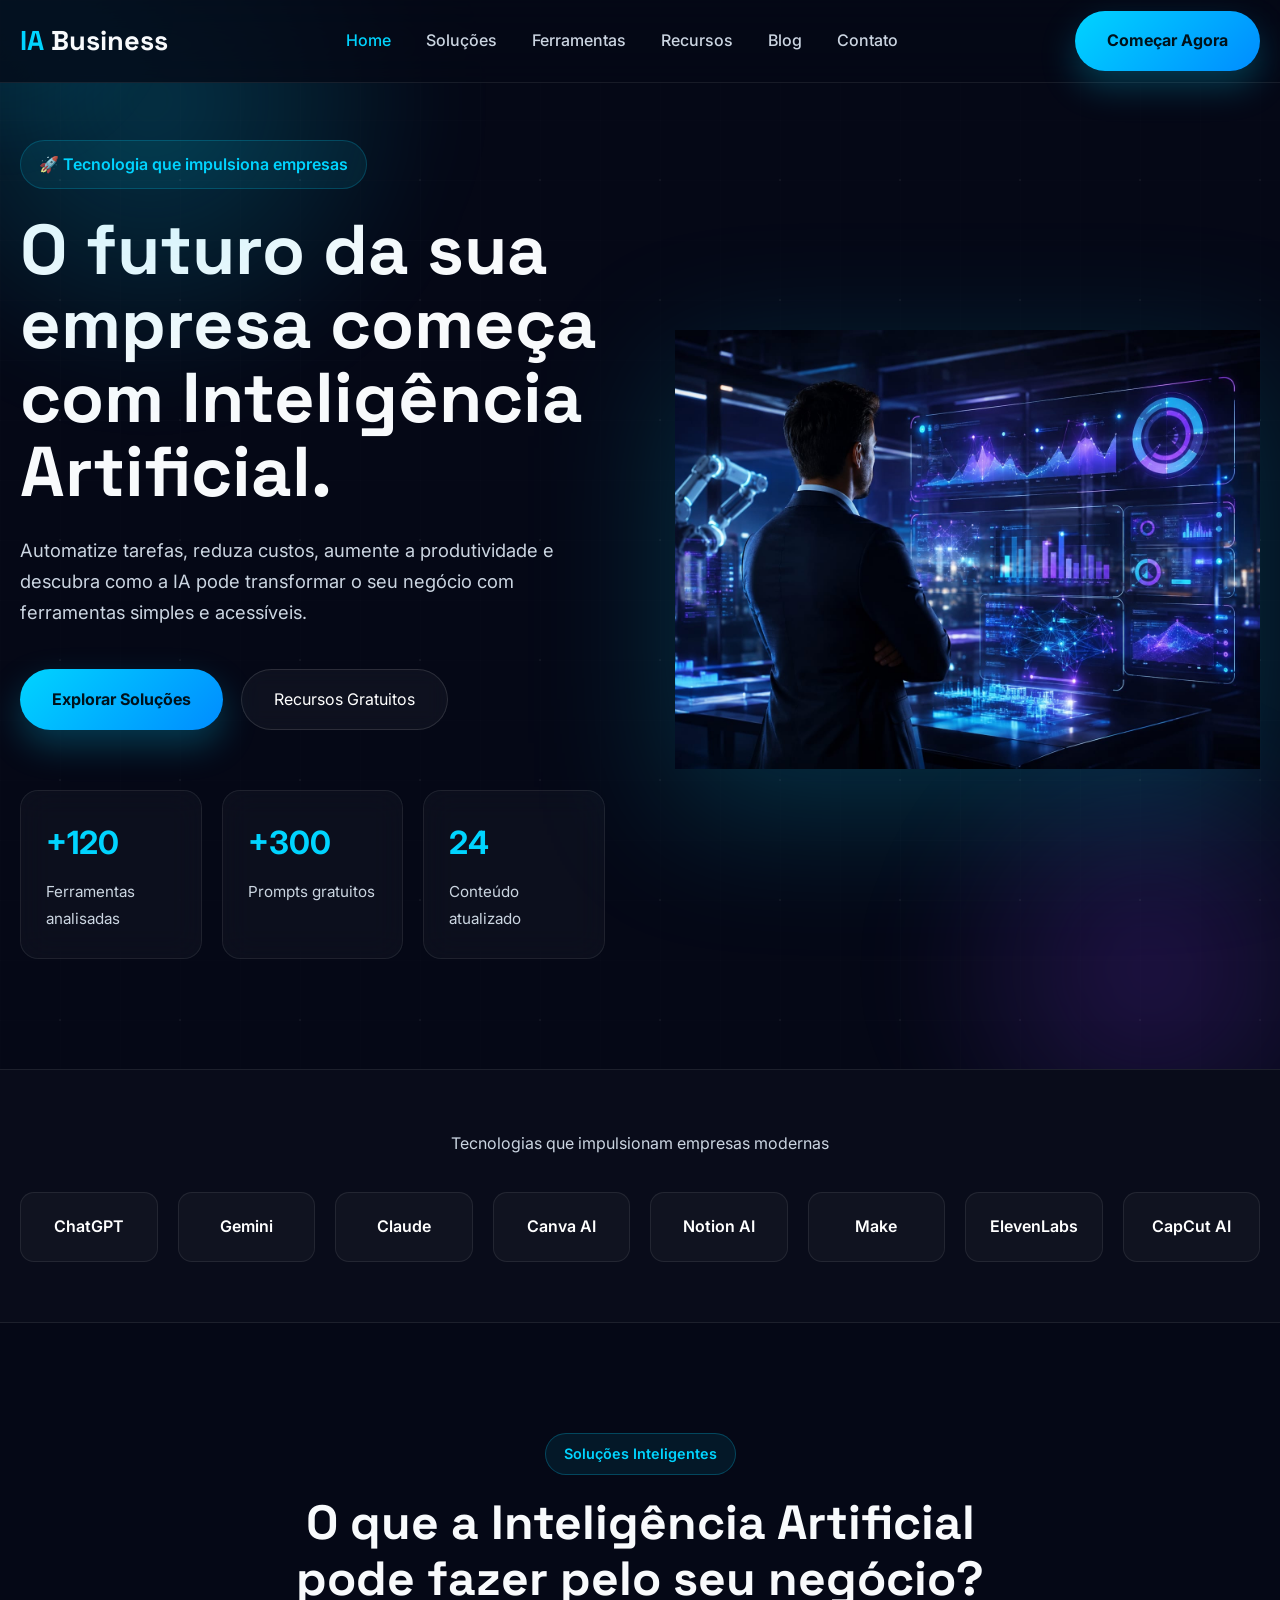
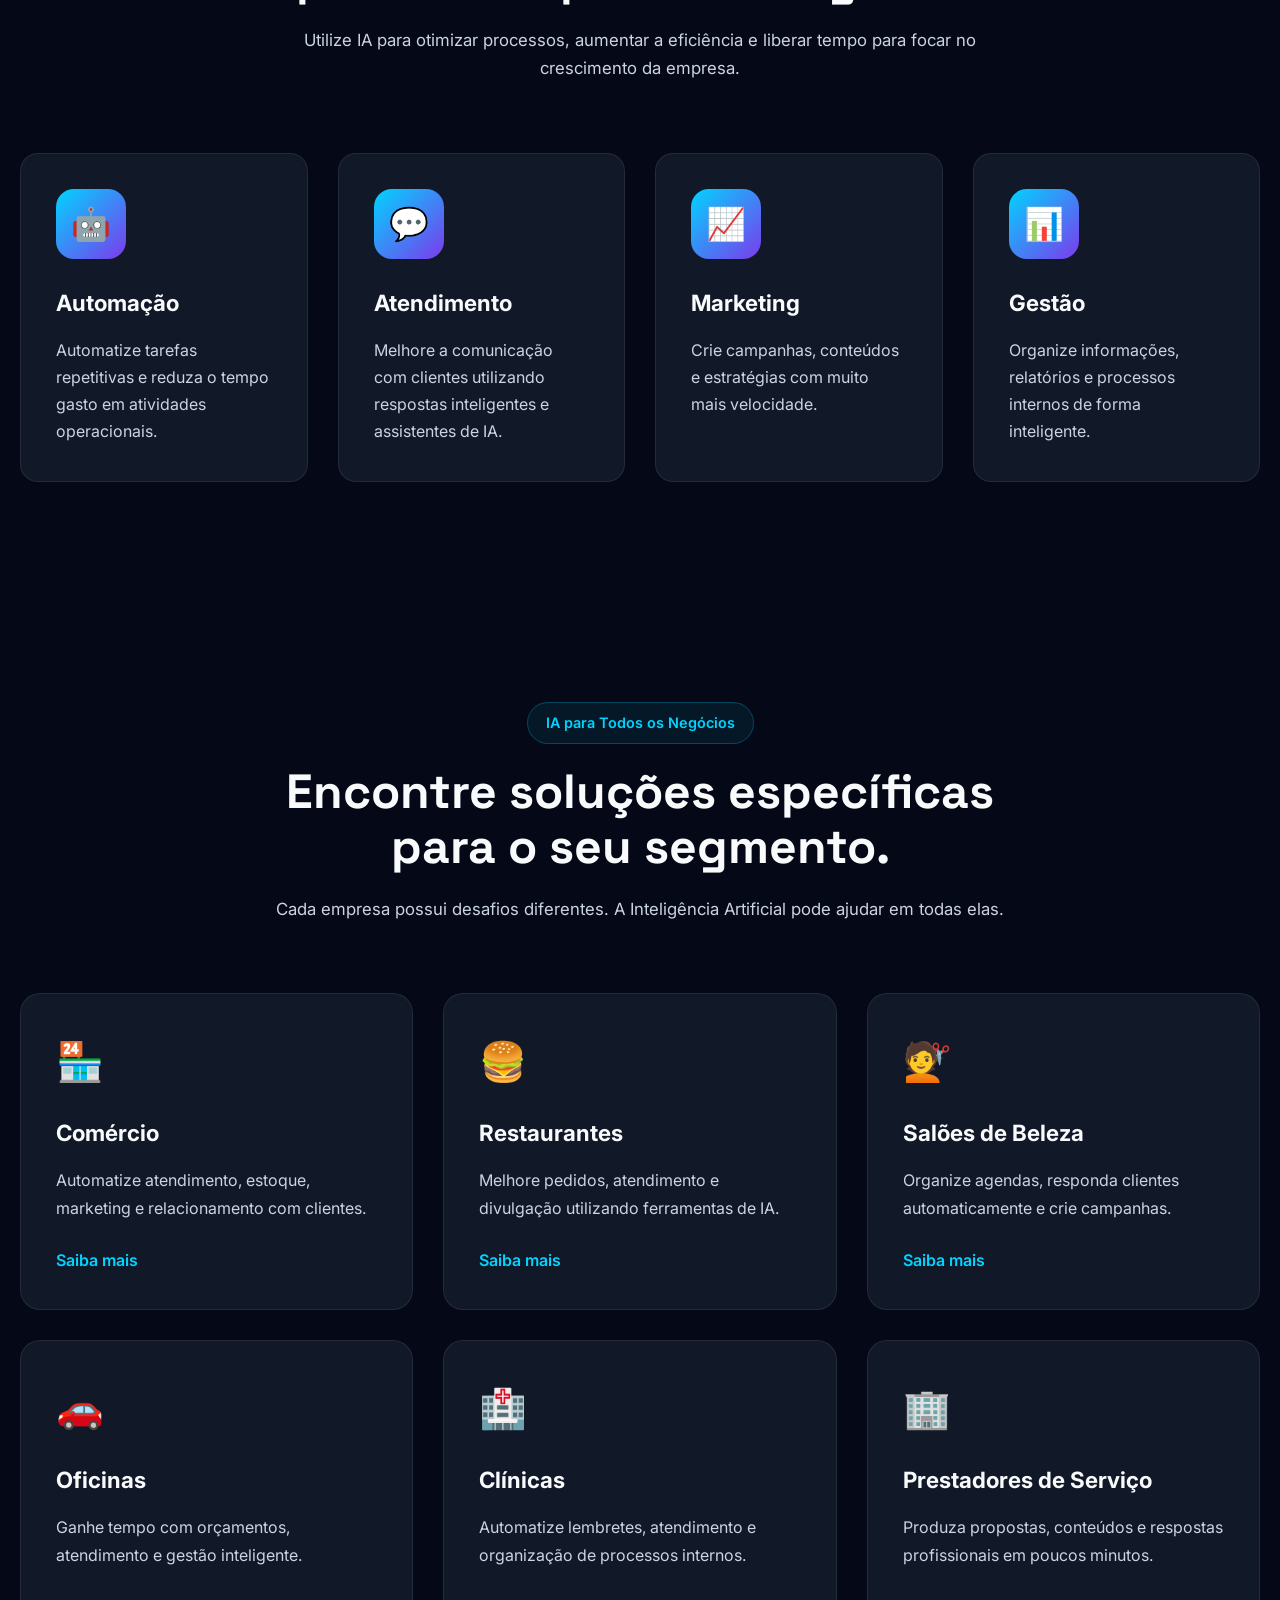
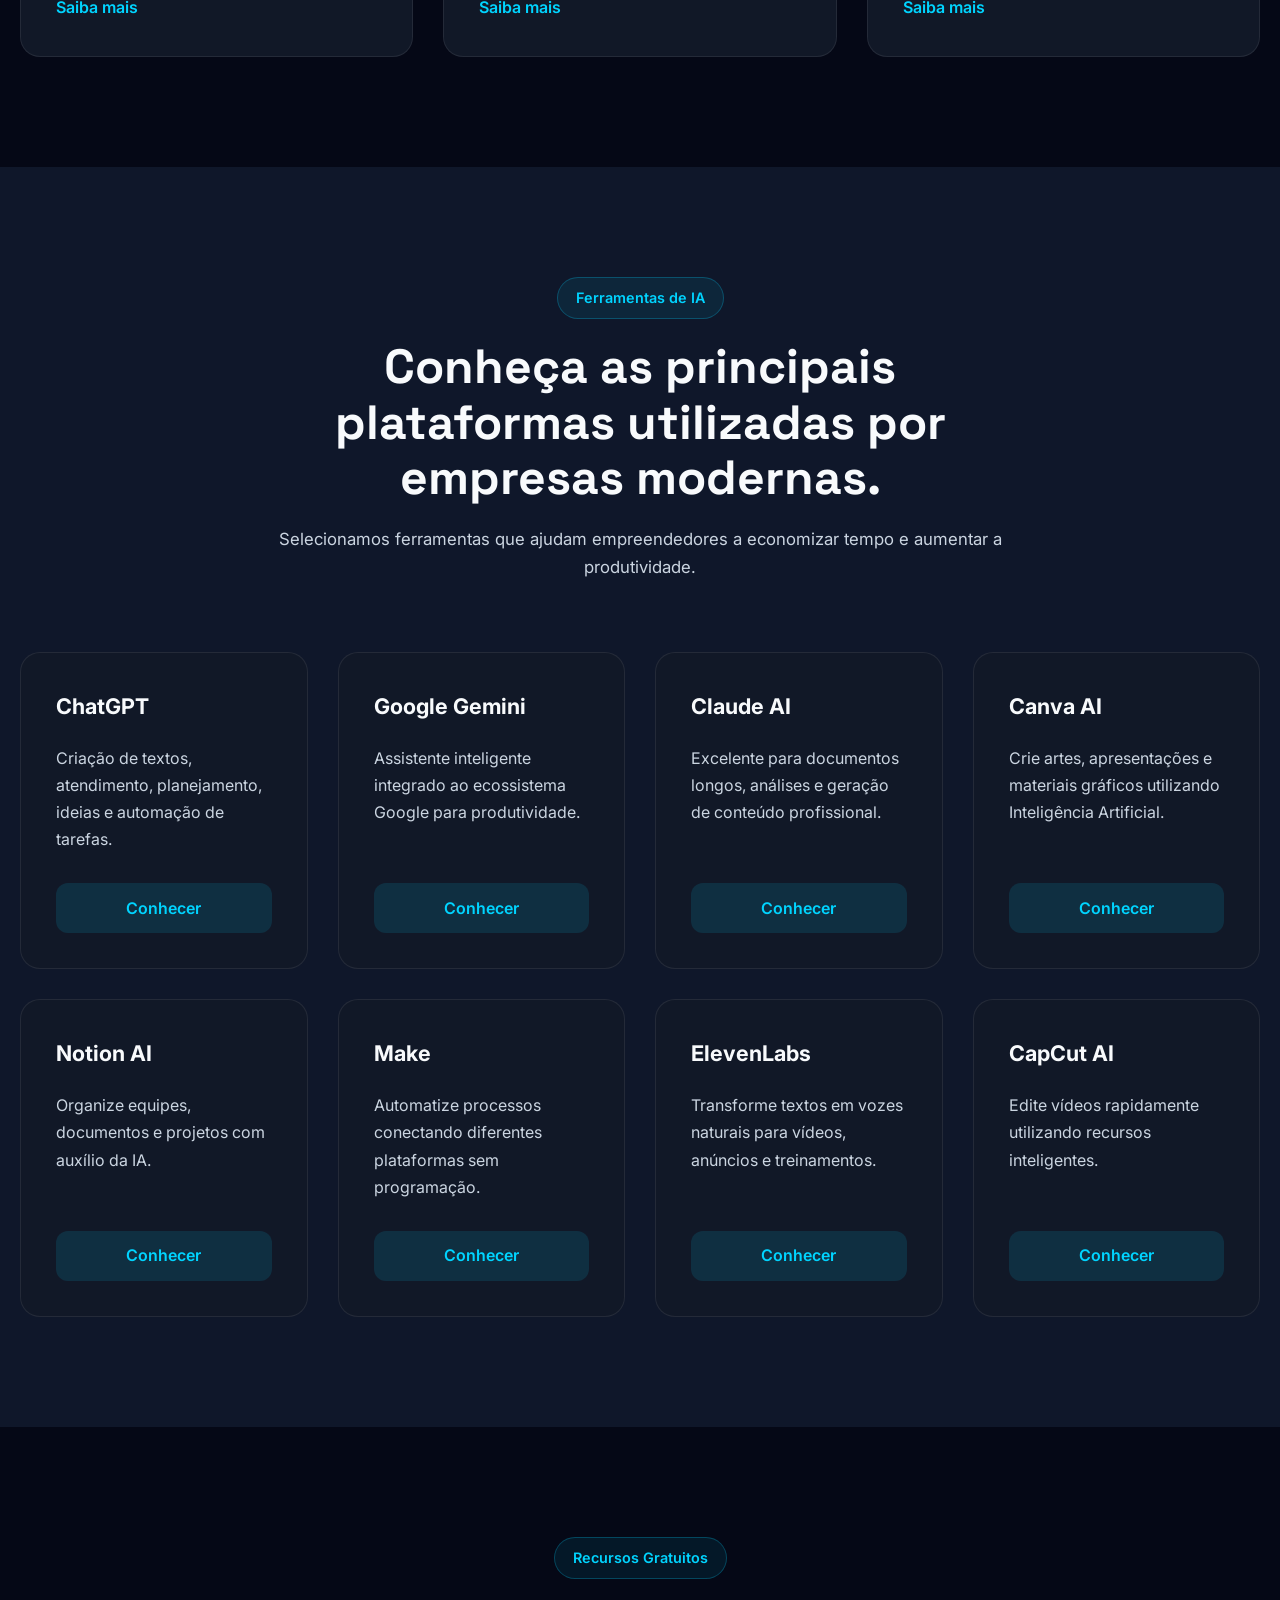
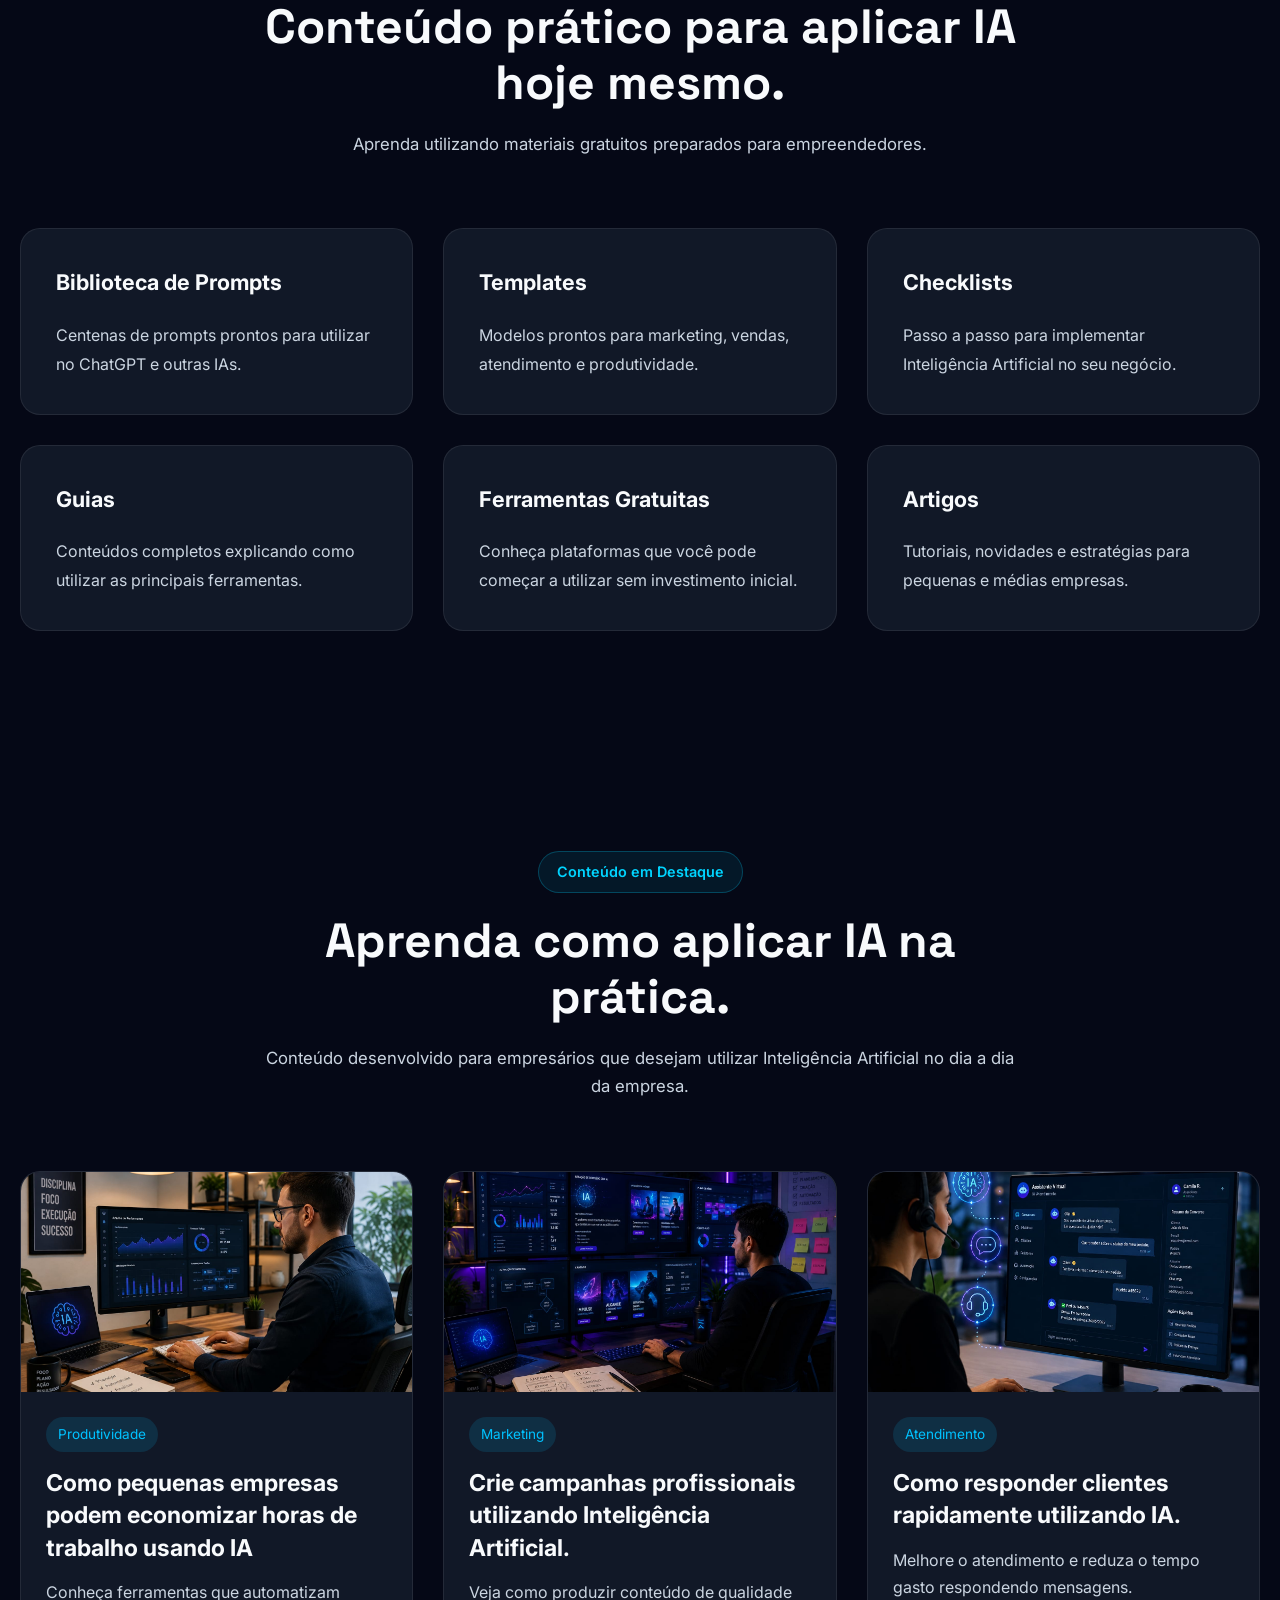
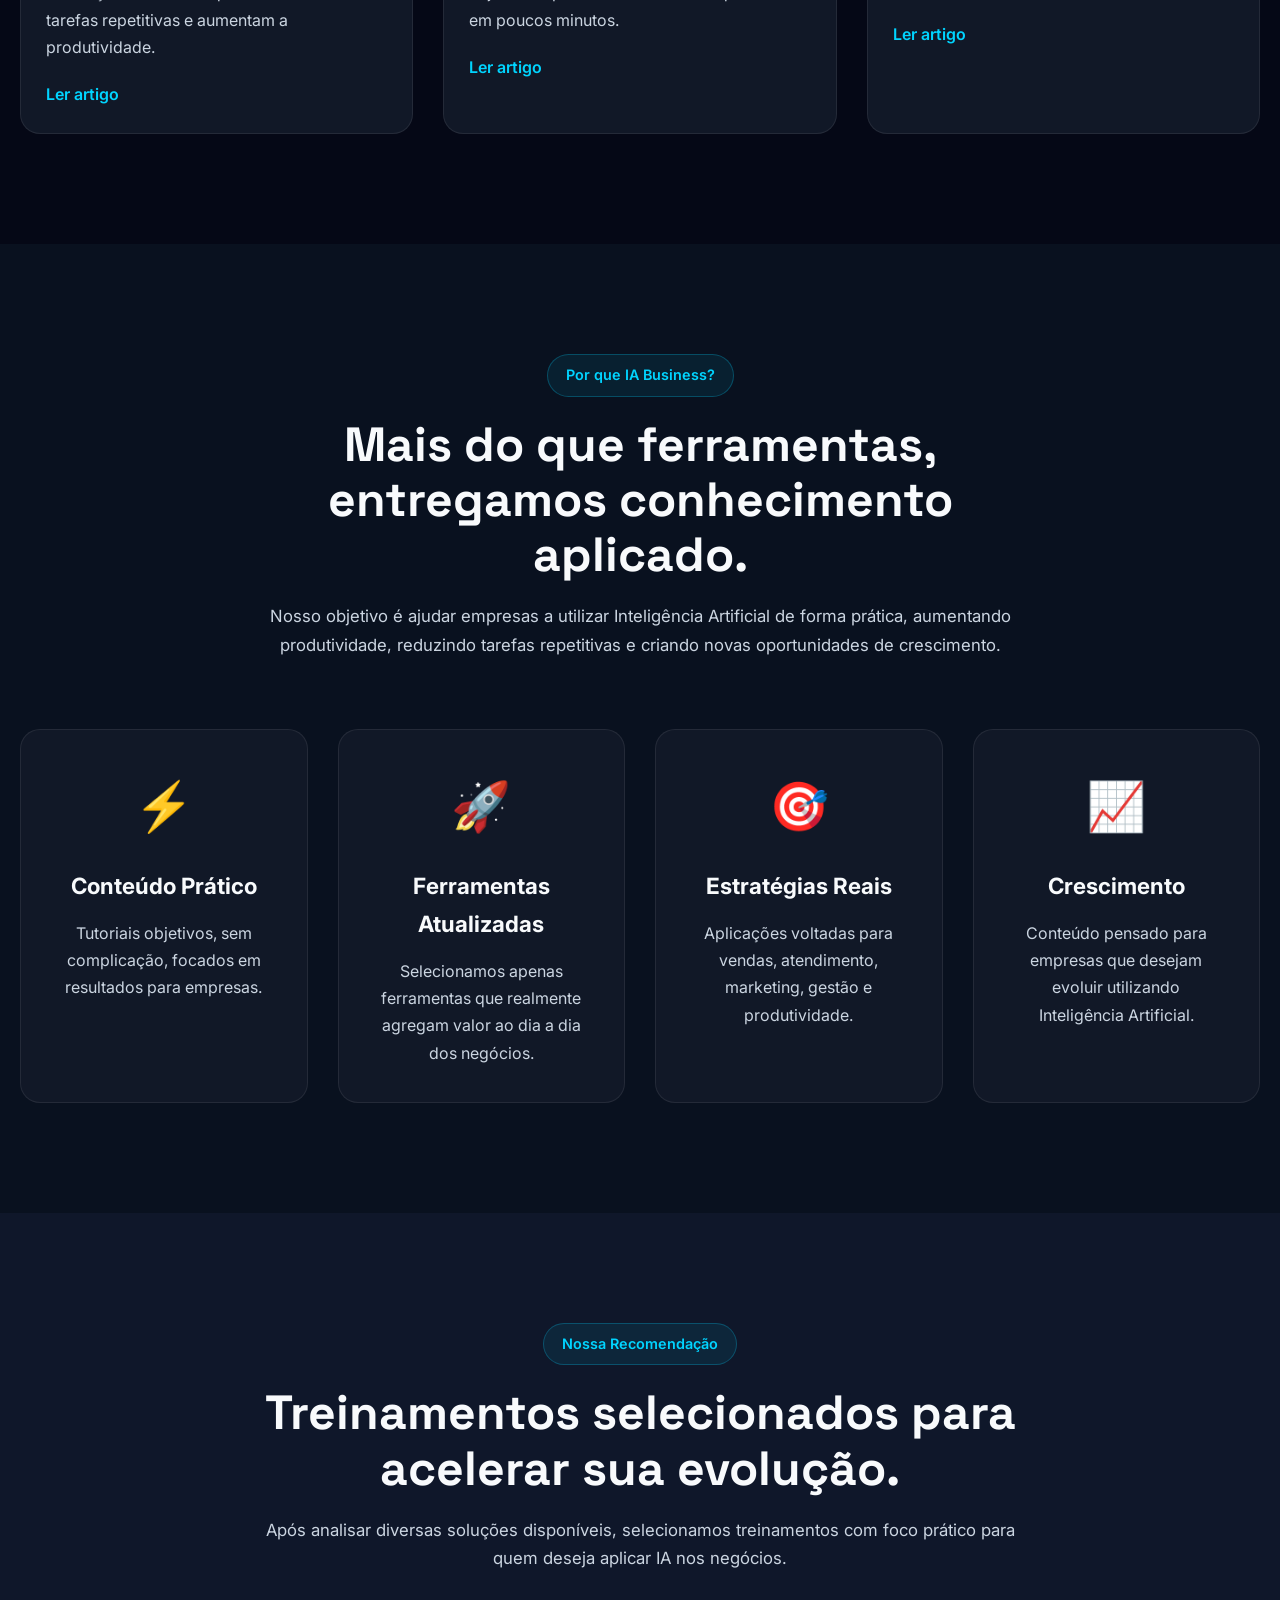
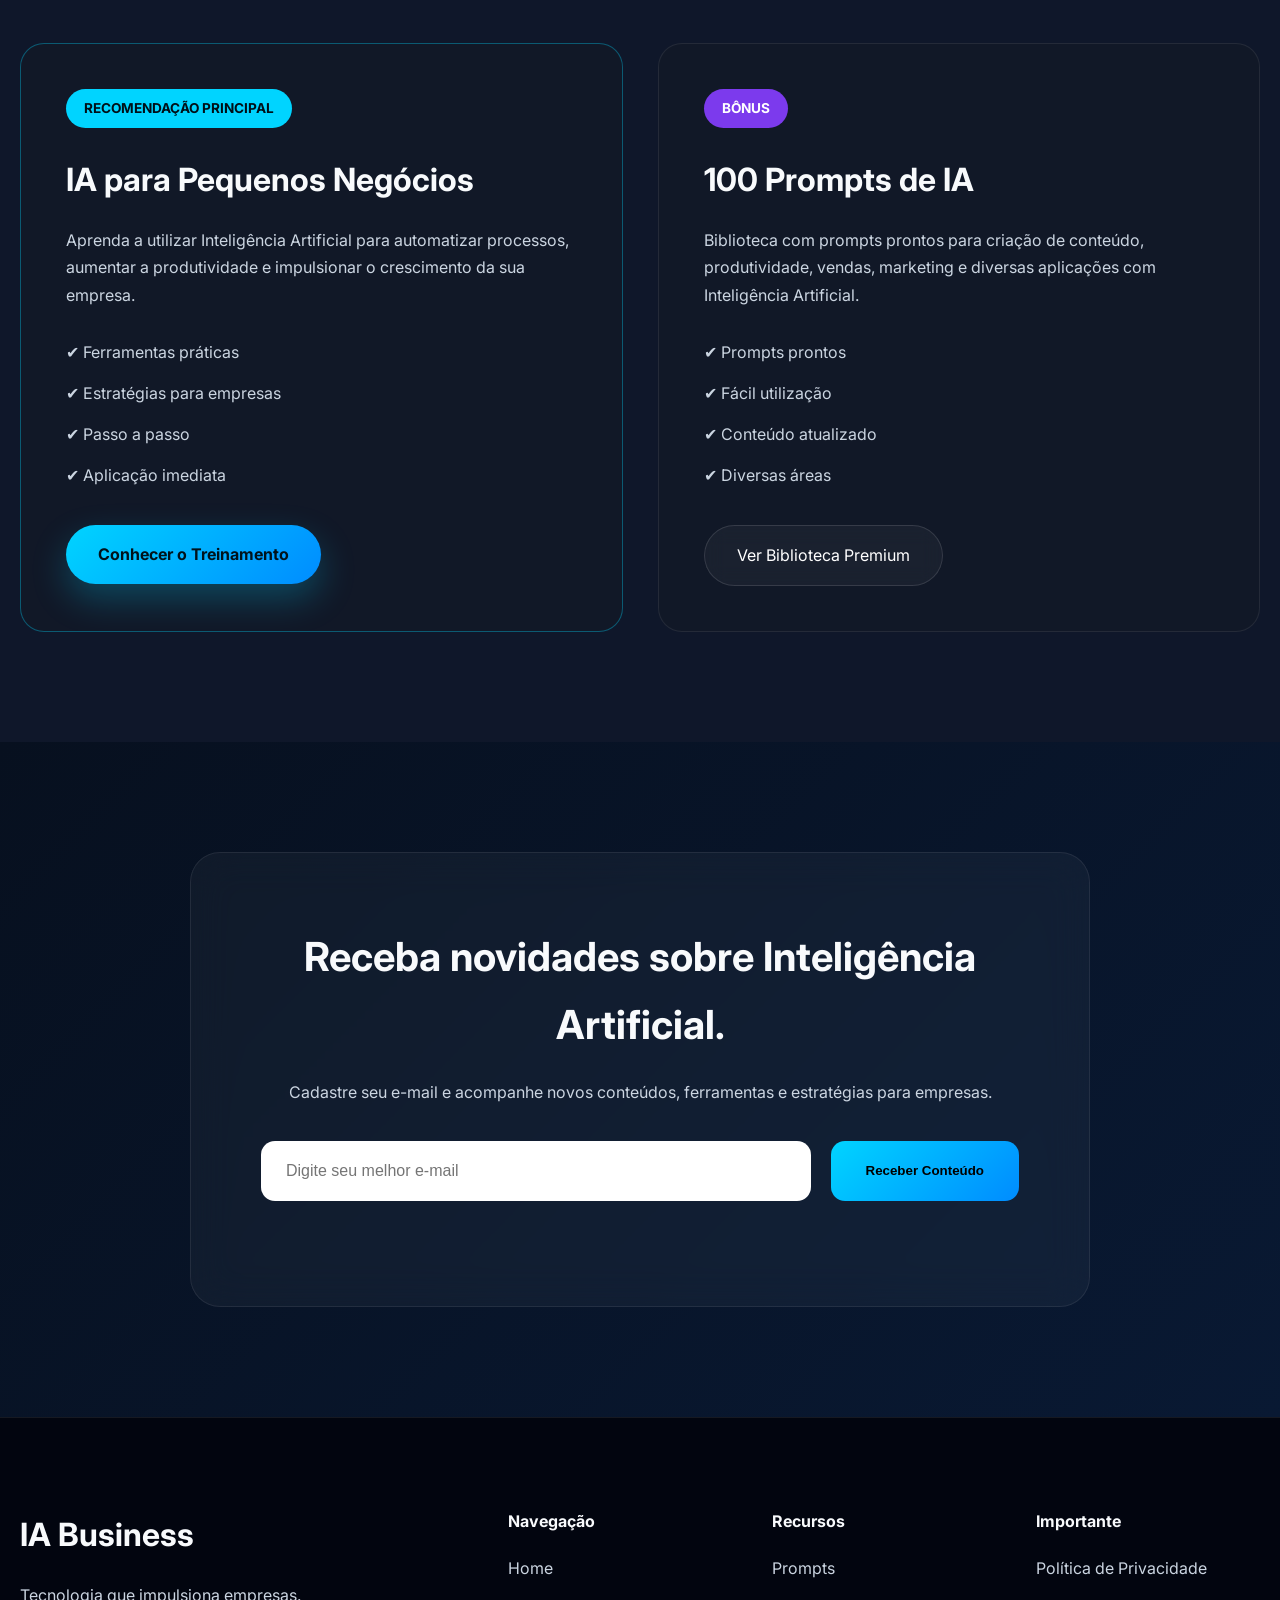
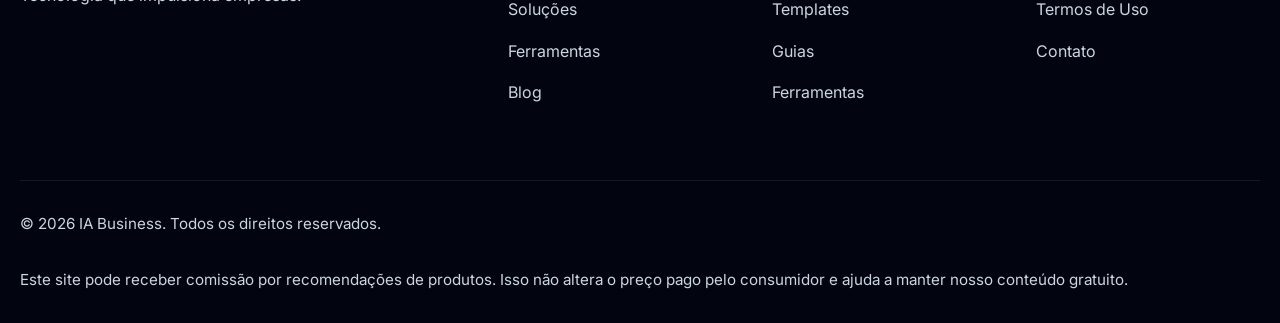
<file: index.html>
<!DOCTYPE html>
<html lang="pt-BR">
<head>
<meta charset="UTF-8">
<meta http-equiv="X-UA-Compatible" content="IE=edge">
<meta name="viewport" content="width=device-width,initial-scale=1.0">
<title>IA Business | Tecnologia que impulsiona empresas</title>

<meta name="description" content="Descubra como utilizar Inteligência Artificial para automatizar processos, economizar tempo e acelerar o crescimento do seu negócio.">

<meta name="keywords" content="IA para empresas,ChatGPT para empresas,Automação empresarial,IA Business,Inteligência Artificial,Marketing com IA,Produtividade">

<meta name="author" content="IA Business">

<meta property="og:type" content="website">
<meta property="og:title" content="IA Business">
<meta property="og:description" content="Tecnologia que impulsiona empresas.">
<meta property="og:image" content="assets/img/hero.jpeg">
<meta property="og:url" content="https://seudominio.com.br">

<meta name="theme-color" content="#050816">

<link rel="icon" href="assets/img/favicon.png">

<link rel="preconnect" href="https://fonts.googleapis.com">
<link rel="preconnect" href="https://fonts.gstatic.com" crossorigin>

<link href="https://fonts.googleapis.com/css2?family=Inter:wght@300;400;500;600;700;800&family=Space+Grotesk:wght@400;500;600;700&display=swap" rel="stylesheet">

<link rel="stylesheet" href="assets/css/style.css">
<link rel="stylesheet" href="assets/css/animations.css">
<link rel="stylesheet" href="assets/css/responsive.css">

</head>

<body>

<div class="loading-screen">
<div class="loader"></div>
</div>

<div class="cursor-glow"></div>

<header class="header">

<div class="container">

<a href="#" class="logo">

<span>IA</span>

Business

</a>

<nav class="navbar">

<ul>

<li><a href="#">Home</a></li>

<li><a href="index.html#solucoes">Soluções</a></li>

<li><a href="ferramentas.html">Ferramentas</a></li>

<li><a href="#recursos">Recursos</a></li>

<li><a href="#blog">Blog</a></li>

<li><a href="#contato">Contato</a></li>

</ul>

</nav>

<div class="header-buttons">

<a href="#recomendados" class="btn-primary">

Começar Agora

</a>

<button class="menu-mobile">

<span></span>

<span></span>

<span></span>

</button>

</div>

</div>

</header>

<main>

<section class="hero">

<div class="hero-background">

<div class="gradient-one"></div>

<div class="gradient-two"></div>

<div class="grid"></div>

<div class="particles"></div>

</div>

<div class="container hero-content">

<div class="hero-left">

<span class="hero-badge">

🚀 Tecnologia que impulsiona empresas

</span>

<h1>

O futuro da sua empresa começa com Inteligência Artificial.

</h1>

<p>

Automatize tarefas, reduza custos, aumente a produtividade e descubra como a IA pode transformar o seu negócio com ferramentas simples e acessíveis.

</p>

<div class="hero-buttons">

<a href="#solucoes" class="btn-primary">

Explorar Soluções

</a>

<a href="#recursos" class="btn-secondary">

Recursos Gratuitos

</a>

</div>

<div class="hero-numbers">

<div class="number-card">

<h3>

+120

</h3>

<span>

Ferramentas analisadas

</span>

</div>

<div class="number-card">

<h3>

+300

</h3>

<span>

Prompts gratuitos

</span>

</div>

<div class="number-card">

<h3>

24h

</h3>

<span>

Conteúdo atualizado

</span>

</div>

</div>

</div>

<div class="hero-right">

<div class="hero-image">

<img src="assets/img/hero.jpeg" alt="Inteligência Artificial para empresas" loading="eager">

</div>

</div>

</div>

</section>

<section class="brands">

<div class="container">

<p>

Tecnologias que impulsionam empresas modernas

</p>

<div class="brands-grid">

<div>ChatGPT</div>

<div>Gemini</div>

<div>Claude</div>

<div>Canva AI</div>

<div>Notion AI</div>

<div>Make</div>

<div>ElevenLabs</div>

<div>CapCut AI</div>

</div>

</div>

</section>

<section class="benefits" id="solucoes">

<div class="container">

<div class="section-title">

<span>

Soluções Inteligentes

</span>

<h2>

O que a Inteligência Artificial pode fazer pelo seu negócio?

</h2>

<p>

Utilize IA para otimizar processos, aumentar a eficiência e liberar tempo para focar no crescimento da empresa.

</p>

</div>

<div class="benefits-grid">

<div class="benefit-card">

<div class="icon">

🤖

</div>

<h3>

Automação

</h3>

<p>

Automatize tarefas repetitivas e reduza o tempo gasto em atividades operacionais.

</p>

</div>

<div class="benefit-card">

<div class="icon">

💬

</div>

<h3>

Atendimento

</h3>

<p>

Melhore a comunicação com clientes utilizando respostas inteligentes e assistentes de IA.

</p>

</div>

<div class="benefit-card">

<div class="icon">

📈

</div>

<h3>

Marketing

</h3>

<p>

Crie campanhas, conteúdos e estratégias com muito mais velocidade.

</p>

</div>

<div class="benefit-card">

<div class="icon">

📊

</div>

<h3>

Gestão

</h3>

<p>

Organize informações, relatórios e processos internos de forma inteligente.

</p>

</div>

</div>

</div>

</section>
<section class="business-types">

<div class="container">

<div class="section-title">

<span>IA para Todos os Negócios</span>

<h2>Encontre soluções específicas para o seu segmento.</h2>

<p>
Cada empresa possui desafios diferentes. A Inteligência Artificial pode ajudar em todas elas.
</p>

</div>

<div class="business-grid">

<div class="business-card">

<div class="business-icon">🏪</div>

<h3>Comércio</h3>

<p>
Automatize atendimento, estoque, marketing e relacionamento com clientes.
</p>

<a href="solucoes.html">Saiba mais</a>

</div>

<div class="business-card">

<div class="business-icon">🍔</div>

<h3>Restaurantes</h3>

<p>
Melhore pedidos, atendimento e divulgação utilizando ferramentas de IA.
</p>

<a href="solucoes.html">Saiba mais</a>

</div>

<div class="business-card">

<div class="business-icon">💇</div>

<h3>Salões de Beleza</h3>

<p>
Organize agendas, responda clientes automaticamente e crie campanhas.
</p>

<a href="solucoes.html">Saiba mais</a>

</div>

<div class="business-card">

<div class="business-icon">🚗</div>

<h3>Oficinas</h3>

<p>
Ganhe tempo com orçamentos, atendimento e gestão inteligente.
</p>

<a href="solucoes.html">Saiba mais</a>

</div>

<div class="business-card">

<div class="business-icon">🏥</div>

<h3>Clínicas</h3>

<p>
Automatize lembretes, atendimento e organização de processos internos.
</p>

<a href="solucoes.html">Saiba mais</a>

</div>

<div class="business-card">

<div class="business-icon">🏢</div>

<h3>Prestadores de Serviço</h3>

<p>
Produza propostas, conteúdos e respostas profissionais em poucos minutos.
</p>

<a href="solucoes.html">Saiba mais</a>

</div>

</div>

</div>

</section>

<section class="tools" id="ferramentas">

<div class="container">

<div class="section-title">

<span>Ferramentas de IA</span>

<h2>Conheça as principais plataformas utilizadas por empresas modernas.</h2>

<p>
Selecionamos ferramentas que ajudam empreendedores a economizar tempo e aumentar a produtividade.
</p>

</div>

<div class="tools-grid">

<div class="tool-card">

<h3>ChatGPT</h3>

<p>
Criação de textos, atendimento, planejamento, ideias e automação de tarefas.
</p>

<a href="ferramentas.html">Conhecer</a>

</div>

<div class="tool-card">

<h3>Google Gemini</h3>

<p>
Assistente inteligente integrado ao ecossistema Google para produtividade.
</p>

<a href="ferramentas.html">Conhecer</a>

</div>

<div class="tool-card">

<h3>Claude AI</h3>

<p>
Excelente para documentos longos, análises e geração de conteúdo profissional.
</p>

<a href="ferramentas.html">Conhecer</a>

</div>

<div class="tool-card">

<h3>Canva AI</h3>

<p>
Crie artes, apresentações e materiais gráficos utilizando Inteligência Artificial.
</p>

<a href="ferramentas.html">Conhecer</a>

</div>

<div class="tool-card">

<h3>Notion AI</h3>

<p>
Organize equipes, documentos e projetos com auxílio da IA.
</p>

<a href="ferramentas.html">Conhecer</a>

</div>

<div class="tool-card">

<h3>Make</h3>

<p>
Automatize processos conectando diferentes plataformas sem programação.
</p>

<a href="ferramentas.html">Conhecer</a>

</div>

<div class="tool-card">

<h3>ElevenLabs</h3>

<p>
Transforme textos em vozes naturais para vídeos, anúncios e treinamentos.
</p>

<a href="ferramentas.html">Conhecer</a>

</div>

<div class="tool-card">

<h3>CapCut AI</h3>

<p>
Edite vídeos rapidamente utilizando recursos inteligentes.
</p>

<a href="ferramentas.html">Conhecer</a>

</div>

</div>

</div>

</section>

<section class="resources" id="recursos">

<div class="container">

<div class="section-title">

<span>Recursos Gratuitos</span>

<h2>Conteúdo prático para aplicar IA hoje mesmo.</h2>

<p>
Aprenda utilizando materiais gratuitos preparados para empreendedores.
</p>

</div>

<div class="resources-grid">

<div class="resource-card">

<h3>Biblioteca de Prompts</h3>

<p>
Centenas de prompts prontos para utilizar no ChatGPT e outras IAs.
</p>

</div>

<div class="resource-card">

<h3>Templates</h3>

<p>
Modelos prontos para marketing, vendas, atendimento e produtividade.
</p>

</div>

<div class="resource-card">

<h3>Checklists</h3>

<p>
Passo a passo para implementar Inteligência Artificial no seu negócio.
</p>

</div>

<div class="resource-card">

<h3>Guias</h3>

<p>
Conteúdos completos explicando como utilizar as principais ferramentas.
</p>

</div>

<div class="resource-card">

<h3>Ferramentas Gratuitas</h3>

<p>
Conheça plataformas que você pode começar a utilizar sem investimento inicial.
</p>

</div>

<div class="resource-card">

<h3>Artigos</h3>

<p>
Tutoriais, novidades e estratégias para pequenas e médias empresas.
</p>

</div>

</div>

</div>

</section>
<section class="blog-preview" id="blog">

<div class="container">

<div class="section-title">

<span>Conteúdo em Destaque</span>

<h2>Aprenda como aplicar IA na prática.</h2>

<p>
Conteúdo desenvolvido para empresários que desejam utilizar Inteligência Artificial no dia a dia da empresa.
</p>

</div>

<div class="blog-grid">

<article class="post-card">

<img src="assets/img/blog1.jpeg" alt="IA para Pequenos Negócios" loading="lazy">

<div class="post-content">

<span>Produtividade</span>

<h3>Como pequenas empresas podem economizar horas de trabalho usando IA</h3>

<p>Conheça ferramentas que automatizam tarefas repetitivas e aumentam a produtividade.</p>

<a href="artigos/ia-pequenos-negocios.html">
Ler artigo
</a>

</div>
 
</article>

<article class="post-card">

<img src="assets/img/blog2.jpeg" alt="Marketing com IA" loading="lazy">

<div class="post-content">

<span>Marketing</span>

<h3>Crie campanhas profissionais utilizando Inteligência Artificial.</h3>

<p>Veja como produzir conteúdo de qualidade em poucos minutos.</p>

<a href="blog.html"> Ler artigo </a>

</div>

</article>

<article class="post-card">

<img src="assets/img/blog3.jpeg" alt="WhatsApp com IA" loading="lazy">

<div class="post-content">

<span>Atendimento</span>

<h3>Como responder clientes rapidamente utilizando IA.</h3>

<p>Melhore o atendimento e reduza o tempo gasto respondendo mensagens.</p>

<a href="blog.html"> Ler artigo </a>

</div>

</article>

</div>

</div>

 
</section>

<!-- COLE AQUI A NOVA SEÇÃO WHY BUSINESS -->

<section class="why-business">

<div class="container">

<div class="section-title">

<span>Por que IA Business?</span>

<h2>Mais do que ferramentas, entregamos conhecimento aplicado.</h2>

<p>
Nosso objetivo é ajudar empresas a utilizar Inteligência Artificial de forma prática, aumentando produtividade, reduzindo tarefas repetitivas e criando novas oportunidades de crescimento.
</p>

</div>

<div class="why-grid">

<div class="why-card">

<div class="why-icon">⚡</div>

<h3>Conteúdo Prático</h3>

<p>
Tutoriais objetivos, sem complicação, focados em resultados para empresas.
</p>

</div>

<div class="why-card">

<div class="why-icon">🚀</div>

<h3>Ferramentas Atualizadas</h3>

<p>
Selecionamos apenas ferramentas que realmente agregam valor ao dia a dia dos negócios.
</p>

</div>

<div class="why-card">

<div class="why-icon">🎯</div>

<h3>Estratégias Reais</h3>

<p>
Aplicações voltadas para vendas, atendimento, marketing, gestão e produtividade.
</p>

</div>

<div class="why-card">

<div class="why-icon">📈</div>

<h3>Crescimento</h3>

<p>
Conteúdo pensado para empresas que desejam evoluir utilizando Inteligência Artificial.
</p>

</div>

</div>

</div>

</section>
  
<section class="recommended" id="recomendados">

<div class="container">

<div class="section-title">

<span>Nossa Recomendação</span>

<h2>Treinamentos selecionados para acelerar sua evolução.</h2>

<p>
Após analisar diversas soluções disponíveis, selecionamos treinamentos com foco prático para quem deseja aplicar IA nos negócios.
</p>

</div>

<div class="recommended-grid">

<div class="course-card featured">

<div class="course-tag">
RECOMENDAÇÃO PRINCIPAL
</div>

<h3>IA para Pequenos Negócios</h3>

<p>
Aprenda a utilizar Inteligência Artificial para automatizar processos, aumentar a produtividade e impulsionar o crescimento da sua empresa.
</p>

<ul>

<li>✔ Ferramentas práticas</li>

<li>✔ Estratégias para empresas</li>

<li>✔ Passo a passo</li>

<li>✔ Aplicação imediata</li>

</ul>

<a href="https://go.hotmart.com/Q107018197X" target="_blank" rel="nofollow sponsored" class="btn-primary">

Conhecer o Treinamento

</a>

</div>

<div class="course-card">

<div class="course-tag secondary">

BÔNUS

</div>

<h3>100 Prompts de IA</h3>

<p>
Biblioteca com prompts prontos para criação de conteúdo, produtividade, vendas, marketing e diversas aplicações com Inteligência Artificial.
</p>

<ul>

<li>✔ Prompts prontos</li>

<li>✔ Fácil utilização</li>

<li>✔ Conteúdo atualizado</li>

<li>✔ Diversas áreas</li>

</ul>

<a href="https://go.hotmart.com/V106860325T" target="_blank" rel="nofollow sponsored" class="btn-secondary">

Ver Biblioteca Premium

</a>

</div>

</div>

</div>

</section>

<section class="newsletter">

<div class="container">

<div class="newsletter-box">

<h2>

Receba novidades sobre Inteligência Artificial.

</h2>

<p>

Cadastre seu e-mail e acompanhe novos conteúdos, ferramentas e estratégias para empresas.

</p>

<form id="newsletterForm">

<input
type="email"
id="email"
name="email"
placeholder="Digite seu melhor e-mail"
required>

<button id="btnEnviar" type="submit">

Receber Conteúdo

</button>

</form>

<p id="mensagemNewsletter"></p>

</div>

</div>

</section>

<footer id="contato">

<div class="container">

<div class="footer-grid">

<div>

<h3>IA Business</h3>

<p>

Tecnologia que impulsiona empresas.

</p>

</div>

<div>

<h4>Navegação</h4>

<ul>

<li><a href="#">Home</a></li>

<li><a href="index.html#solucoes">Soluções</a></li>

<li><a href="ferramentas.html">Ferramentas</a></li>

<li><a href="#blog">Blog</a></li>

</ul>

</div>

<div>

<h4>Recursos</h4>

<ul>

<li><a href="#">Prompts</a></li>

<li><a href="#">Templates</a></li>

<li><a href="#">Guias</a></li>

<li><a href="#">Ferramentas</a></li>

</ul>

</div>

<div>

<h4>Importante</h4>

<ul>

<li><a href="#">Política de Privacidade</a></li>

<li><a href="#">Termos de Uso</a></li>

<li><a href="#">Contato</a></li>

</ul>

</div>

</div>

<div class="footer-bottom">

<p>

© 2026 IA Business. Todos os direitos reservados.

</p>

<p>

Este site pode receber comissão por recomendações de produtos. Isso não altera o preço pago pelo consumidor e ajuda a manter nosso conteúdo gratuito.

</p>

</div>

</div>

</footer>

</main>

<script src="assets/js/script.js"></script>

</body>

</html>
</file>
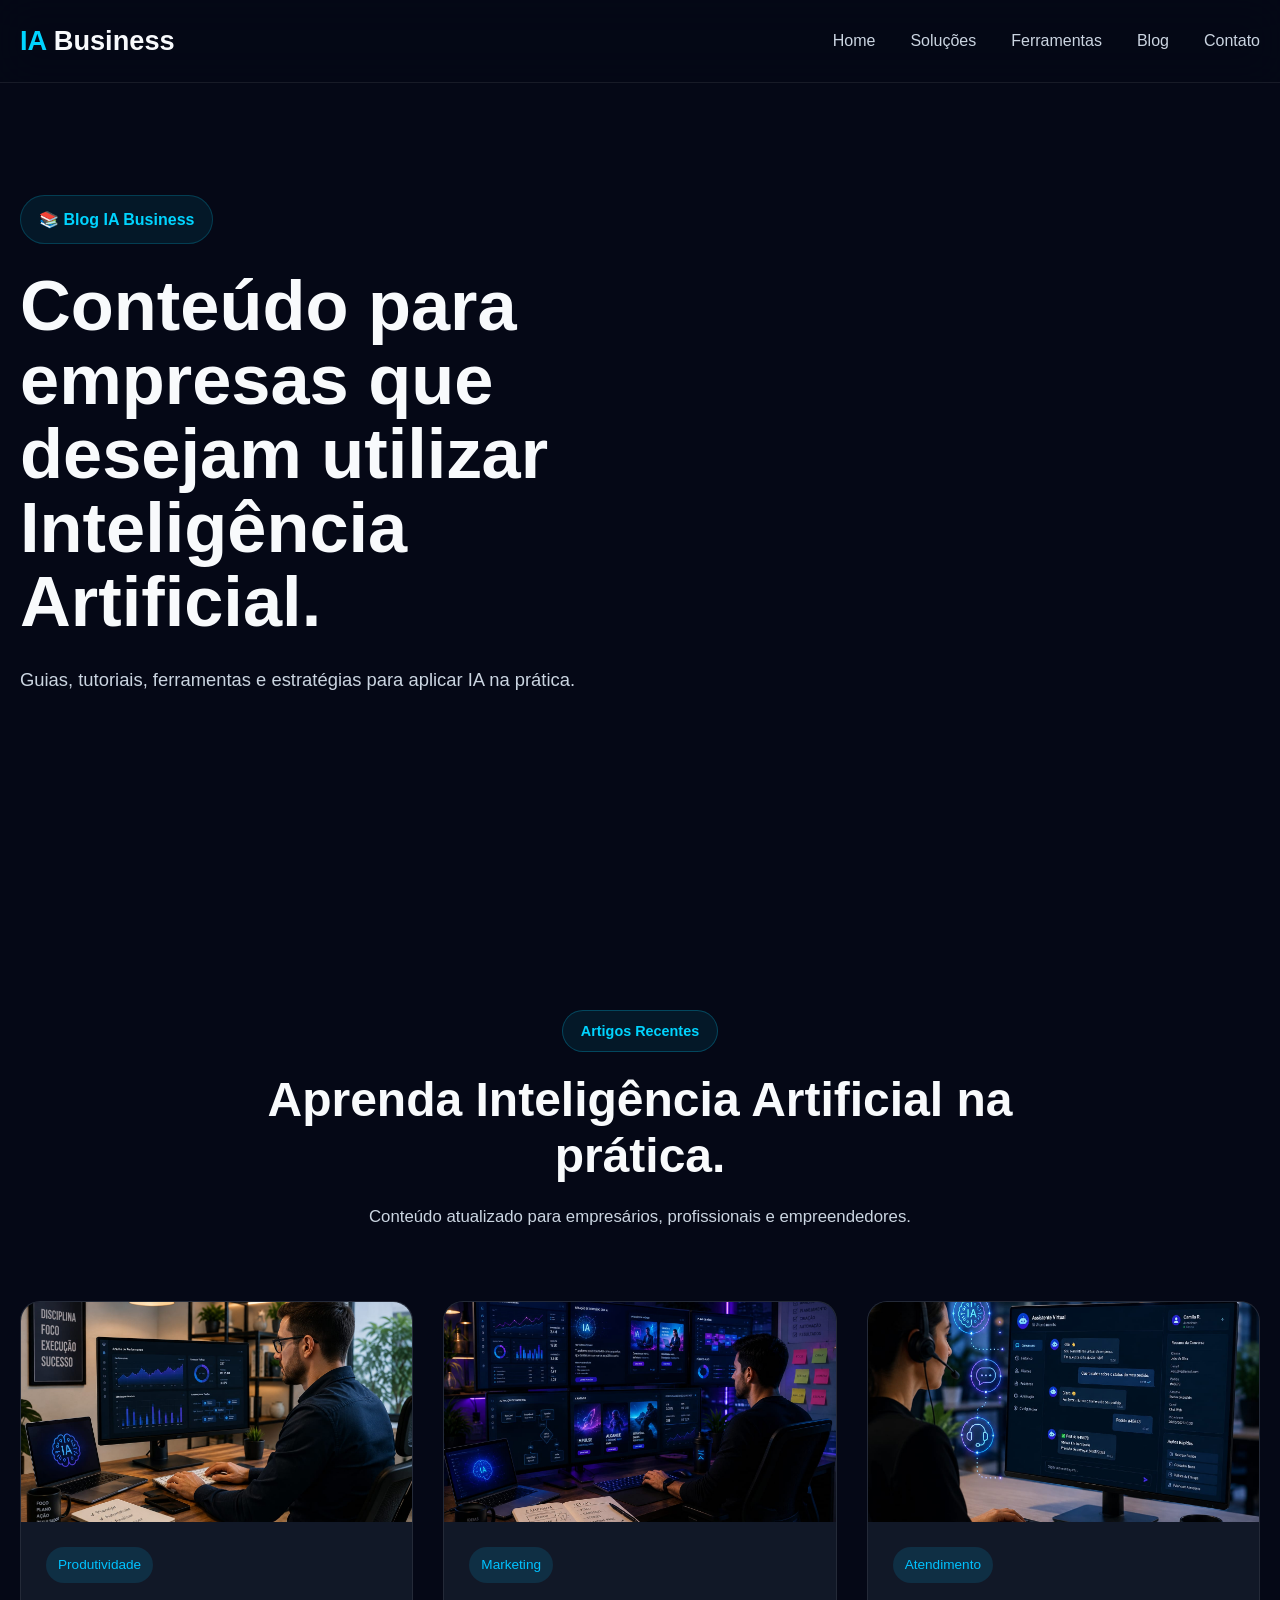
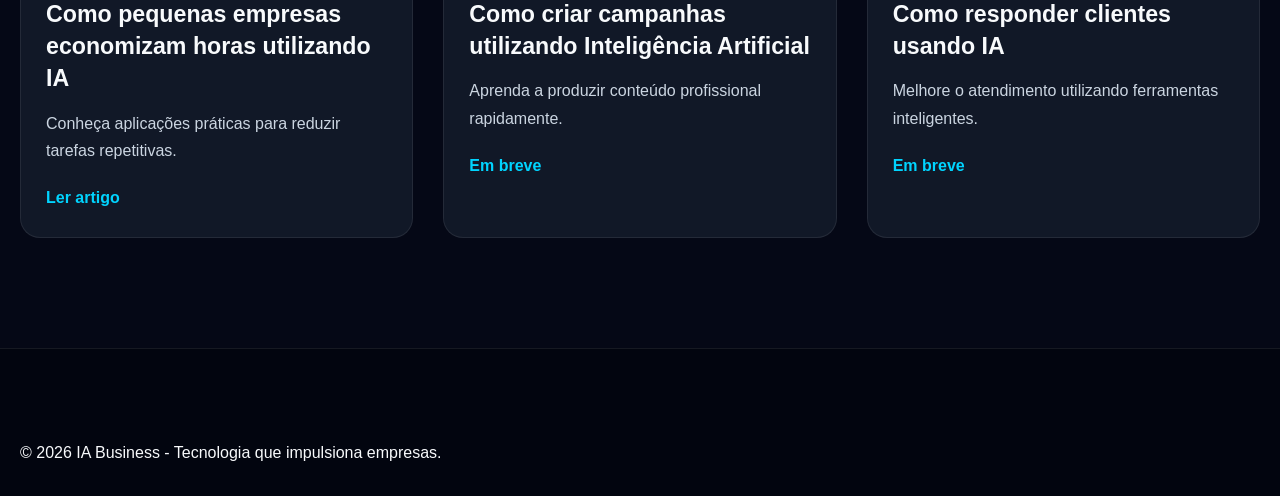
<file: blog.html>
<!DOCTYPE html>
<html lang="pt-BR">

<head>

<meta charset="UTF-8">
<meta name="viewport" content="width=device-width, initial-scale=1.0">

<title>Blog | IA Business</title>

<meta name="description" content="Artigos sobre Inteligência Artificial para empresas, produtividade, marketing, automação e ferramentas.">

<link rel="stylesheet" href="assets/css/style.css">
<link rel="stylesheet" href="assets/css/animations.css">
<link rel="stylesheet" href="assets/css/responsive.css">

</head>

<body>

<header class="header">

<div class="container">

<a href="index.html" class="logo">
<span>IA</span> Business
</a>

<nav class="navbar">

<ul>

<li><a href="index.html">Home</a></li>
<li><a href="solucoes.html">Soluções</a></li>
<li><a href="ferramentas.html">Ferramentas</a></li>
<li><a href="blog.html">Blog</a></li>
<li><a href="index.html#contato">Contato</a></li>

</ul>

</nav>

</div>

</header>

<main>

<section class="hero">

<div class="container hero-content">

<div class="hero-left">

<span class="hero-badge">

📚 Blog IA Business

</span>

<h1>

Conteúdo para empresas que desejam utilizar Inteligência Artificial.

</h1>

<p>

Guias, tutoriais, ferramentas e estratégias para aplicar IA na prática.

</p>

</div>

</div>

</section>

<section class="blog-preview">

<div class="container">

<div class="section-title">

<span>Artigos Recentes</span>

<h2>Aprenda Inteligência Artificial na prática.</h2>

<p>

Conteúdo atualizado para empresários, profissionais e empreendedores.

</p>

</div>

<div class="blog-grid">

<article class="post-card">

<img src="assets/img/blog1.jpeg" alt="IA para Empresas">

<div class="post-content">

<span>Produtividade</span>

<h3>Como pequenas empresas economizam horas utilizando IA</h3>

<p>

Conheça aplicações práticas para reduzir tarefas repetitivas.

</p>

<a href="artigos/ia-pequenos-negocios.html">

Ler artigo

</a>

</div>

</article>

<article class="post-card">

<img src="assets/img/blog2.jpeg" alt="Marketing">

<div class="post-content">

<span>Marketing</span>

<h3>Como criar campanhas utilizando Inteligência Artificial</h3>

<p>

Aprenda a produzir conteúdo profissional rapidamente.

</p>

<a href="#">

Em breve

</a>

</div>

</article>

<article class="post-card">

<img src="assets/img/blog3.jpeg" alt="Atendimento">

<div class="post-content">

<span>Atendimento</span>

<h3>Como responder clientes usando IA</h3>

<p>

Melhore o atendimento utilizando ferramentas inteligentes.

</p>

<a href="#">

Em breve

</a>

</div>

</article>

</div>

</div>

</section>

</main>

<footer>

<div class="container">

<p>

© 2026 IA Business - Tecnologia que impulsiona empresas.

</p>

</div>

</footer>

<script src="assets/js/script.js"></script>

</body>

</html>
</file>
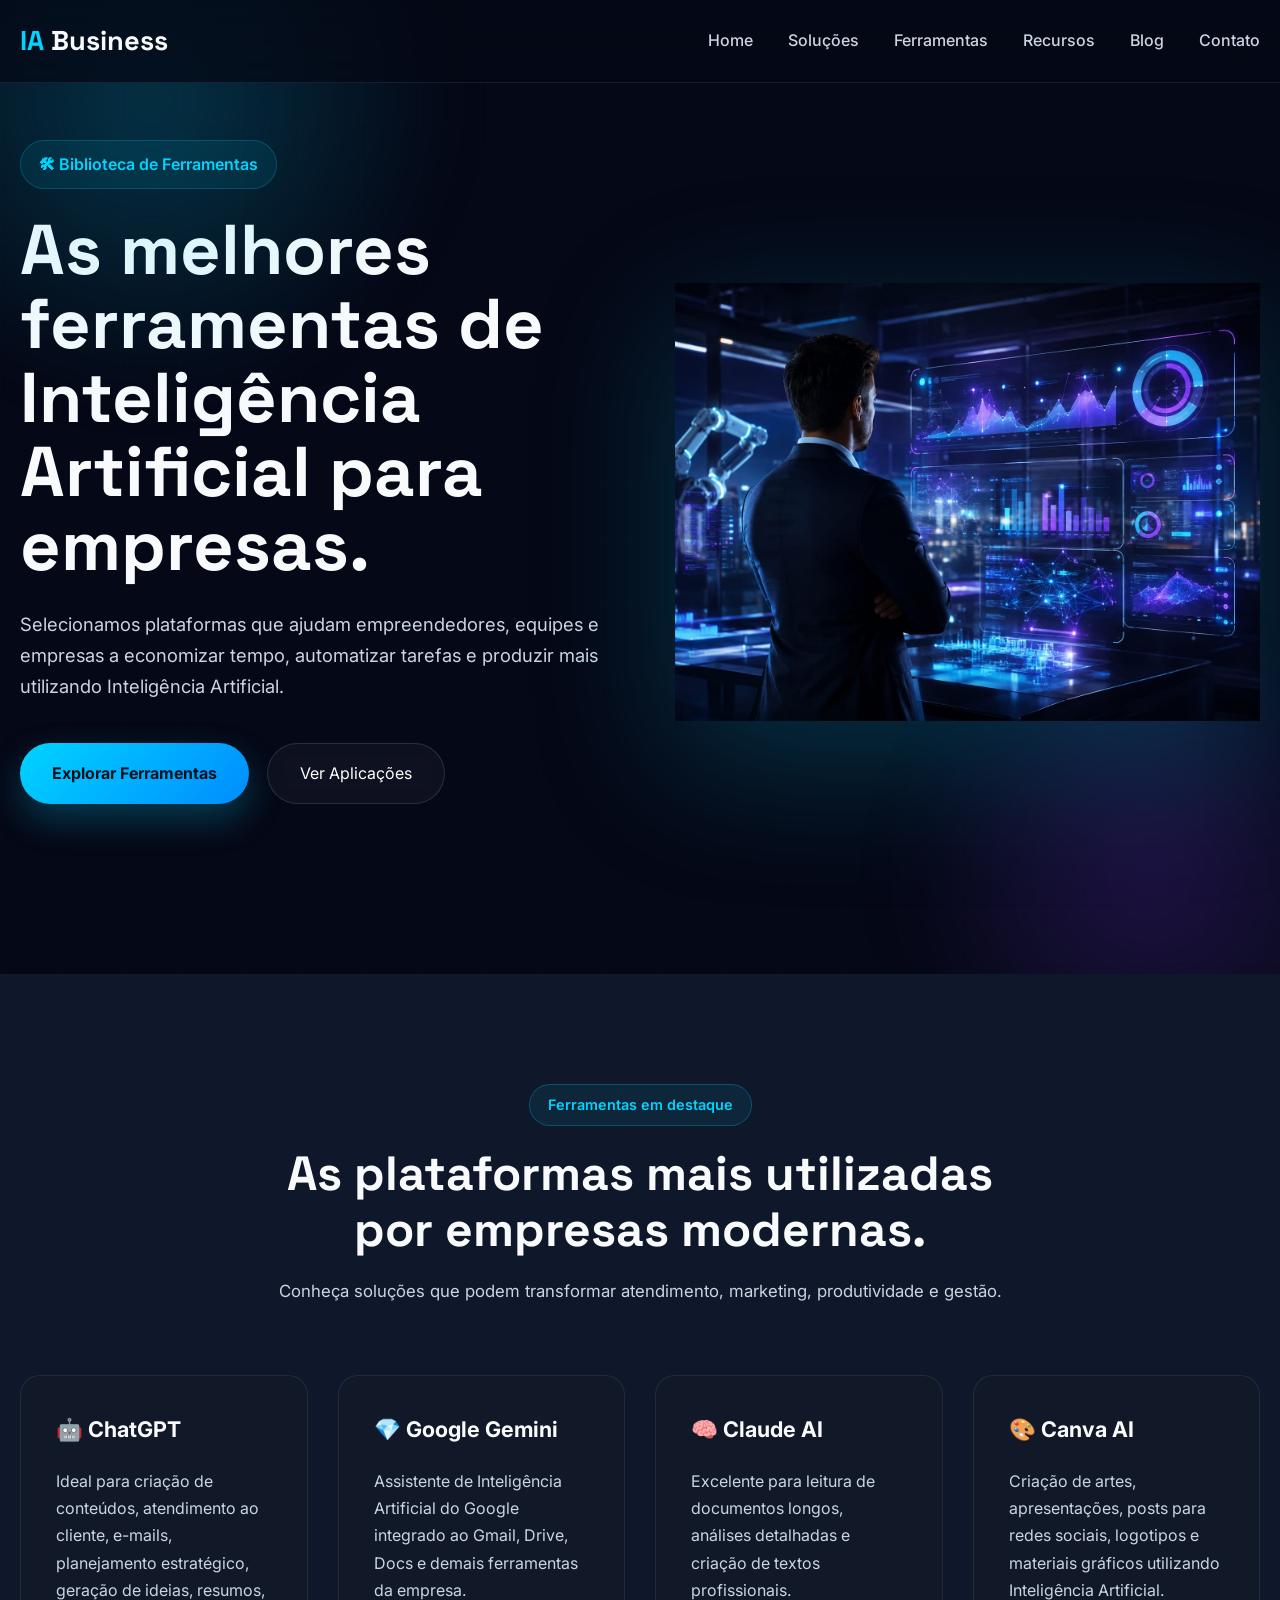
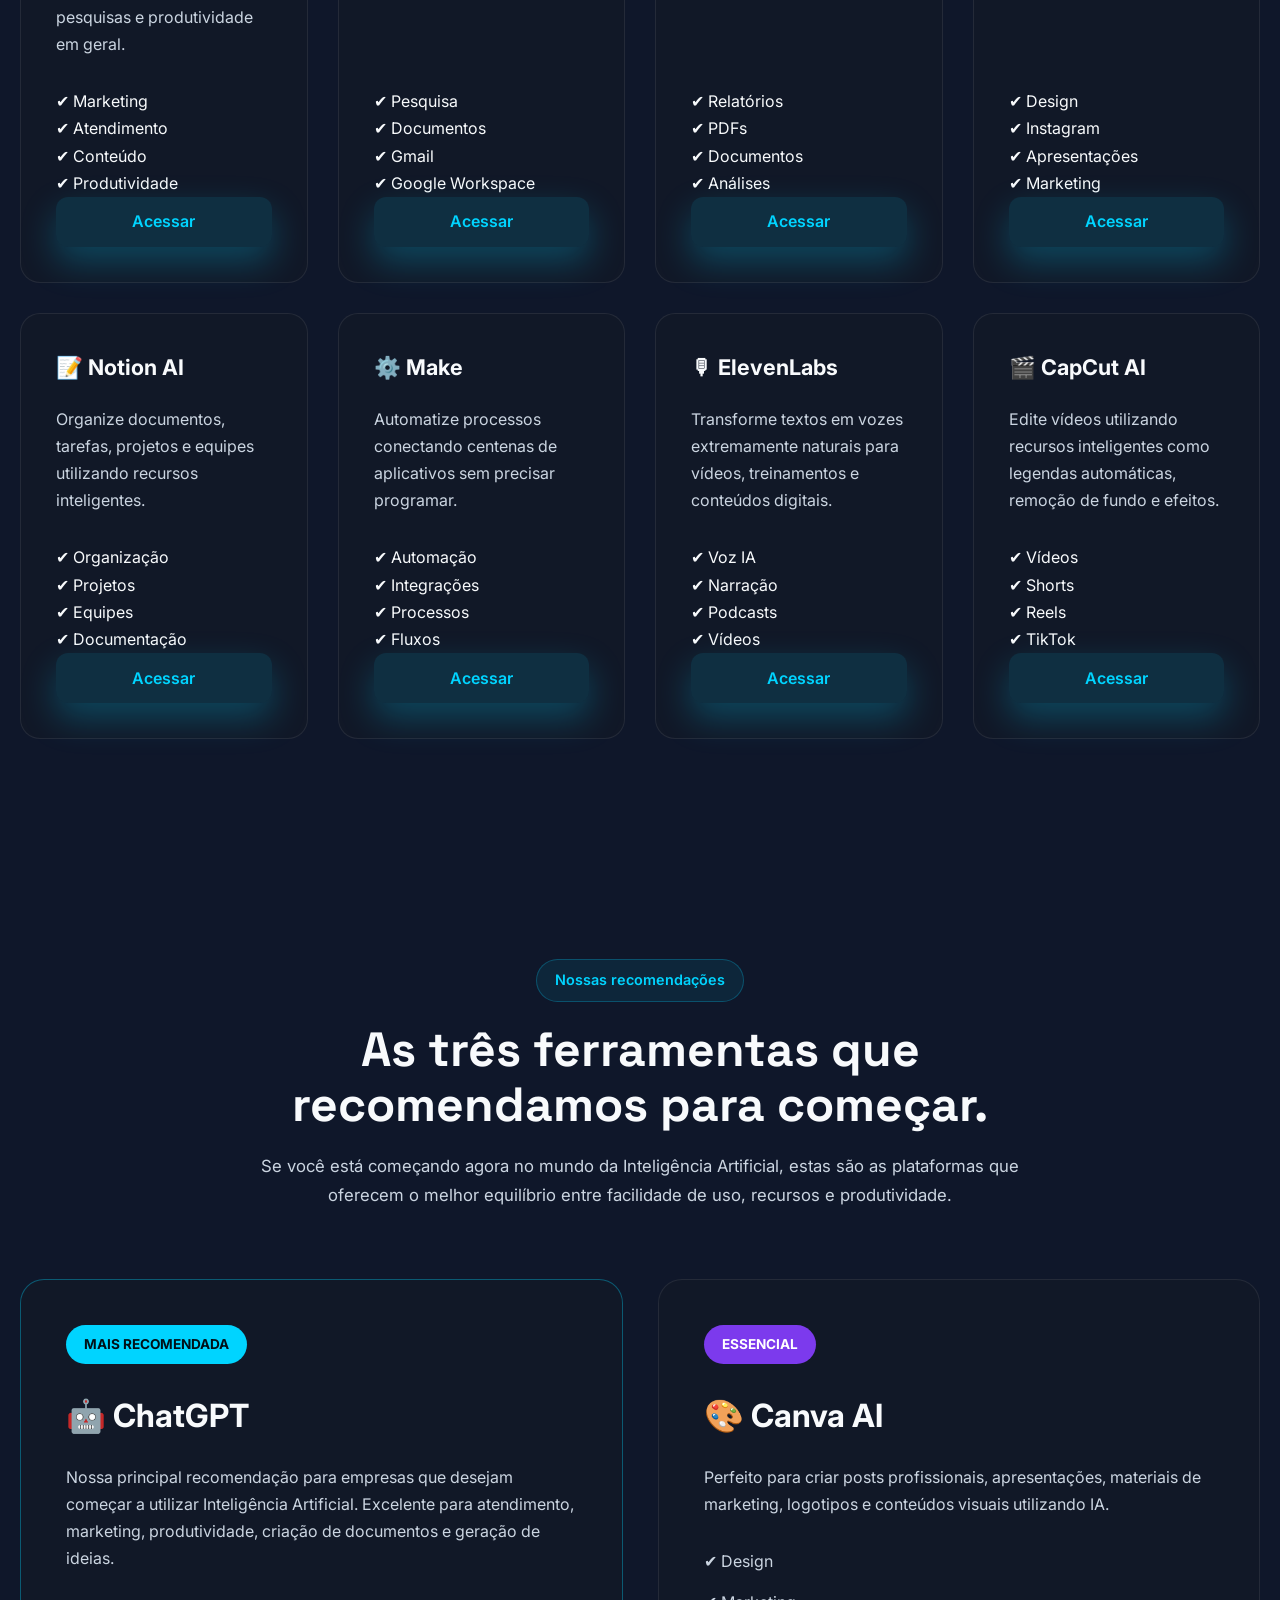
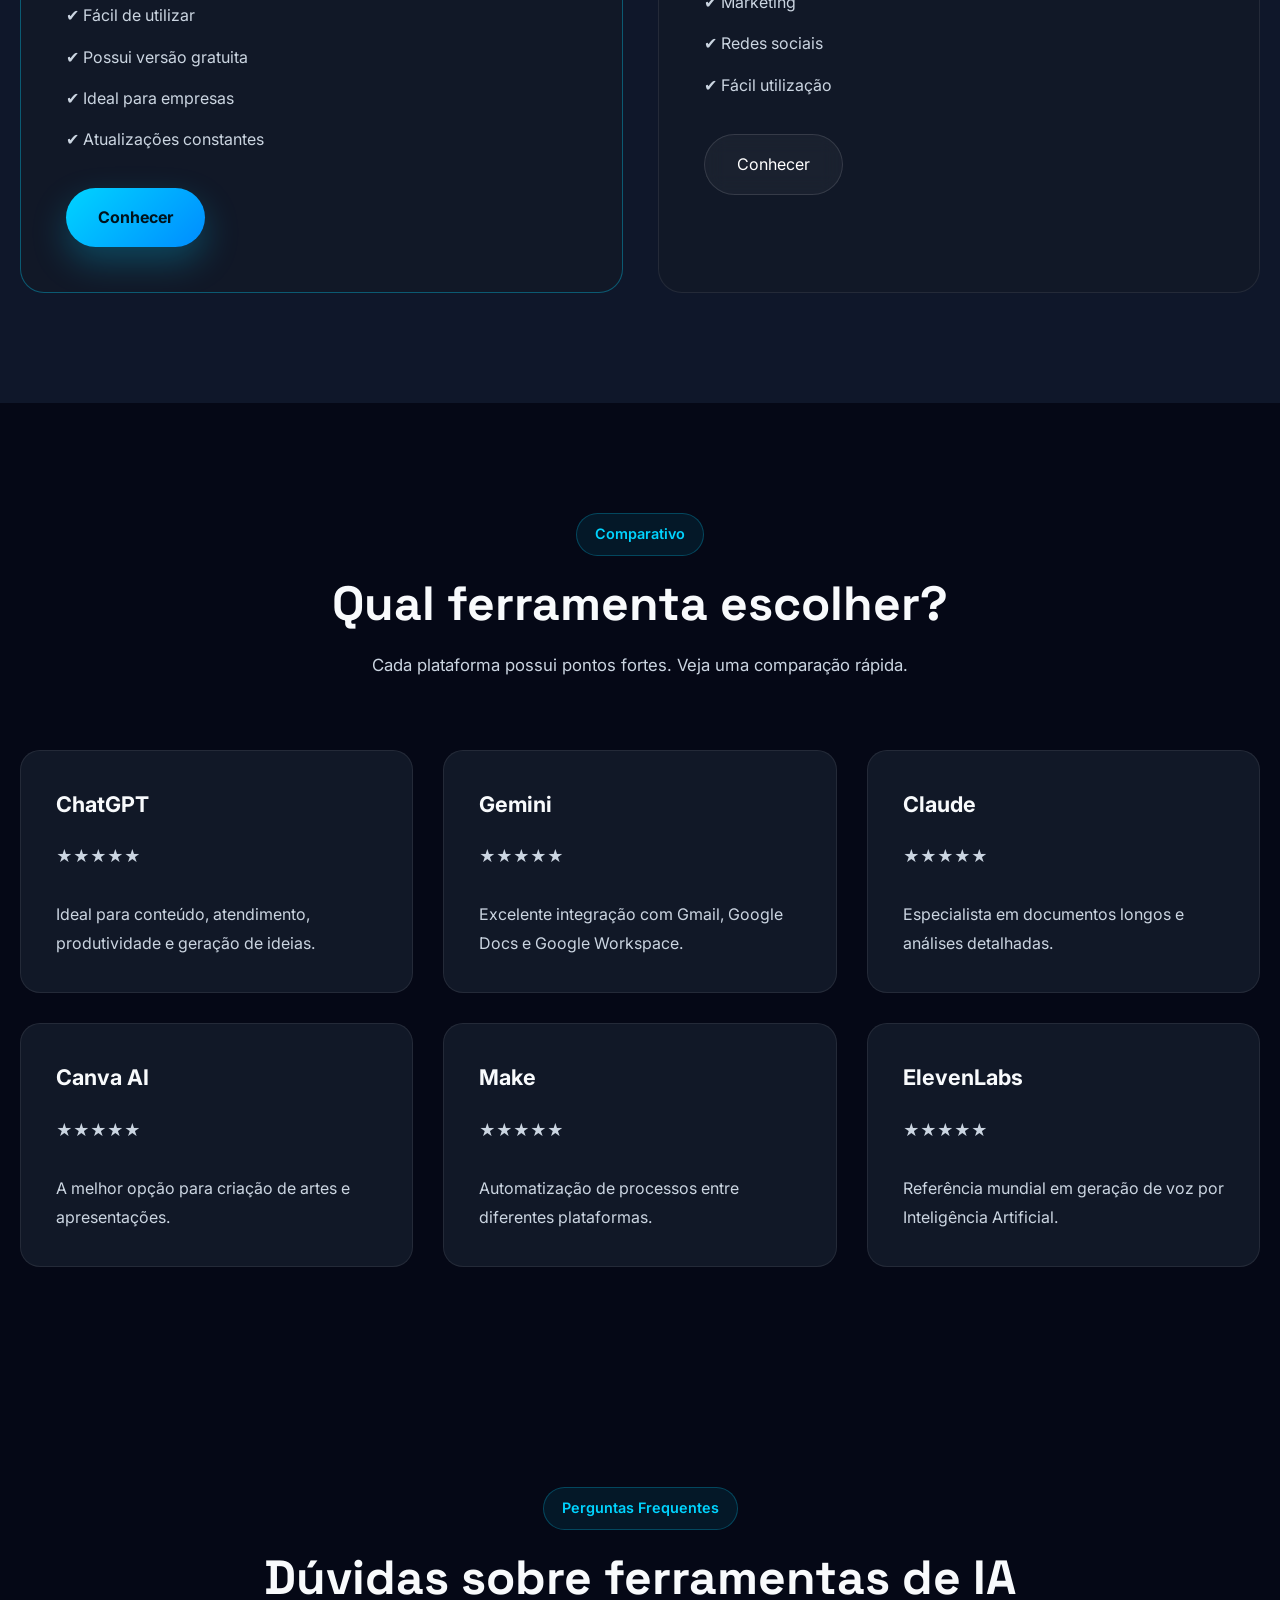
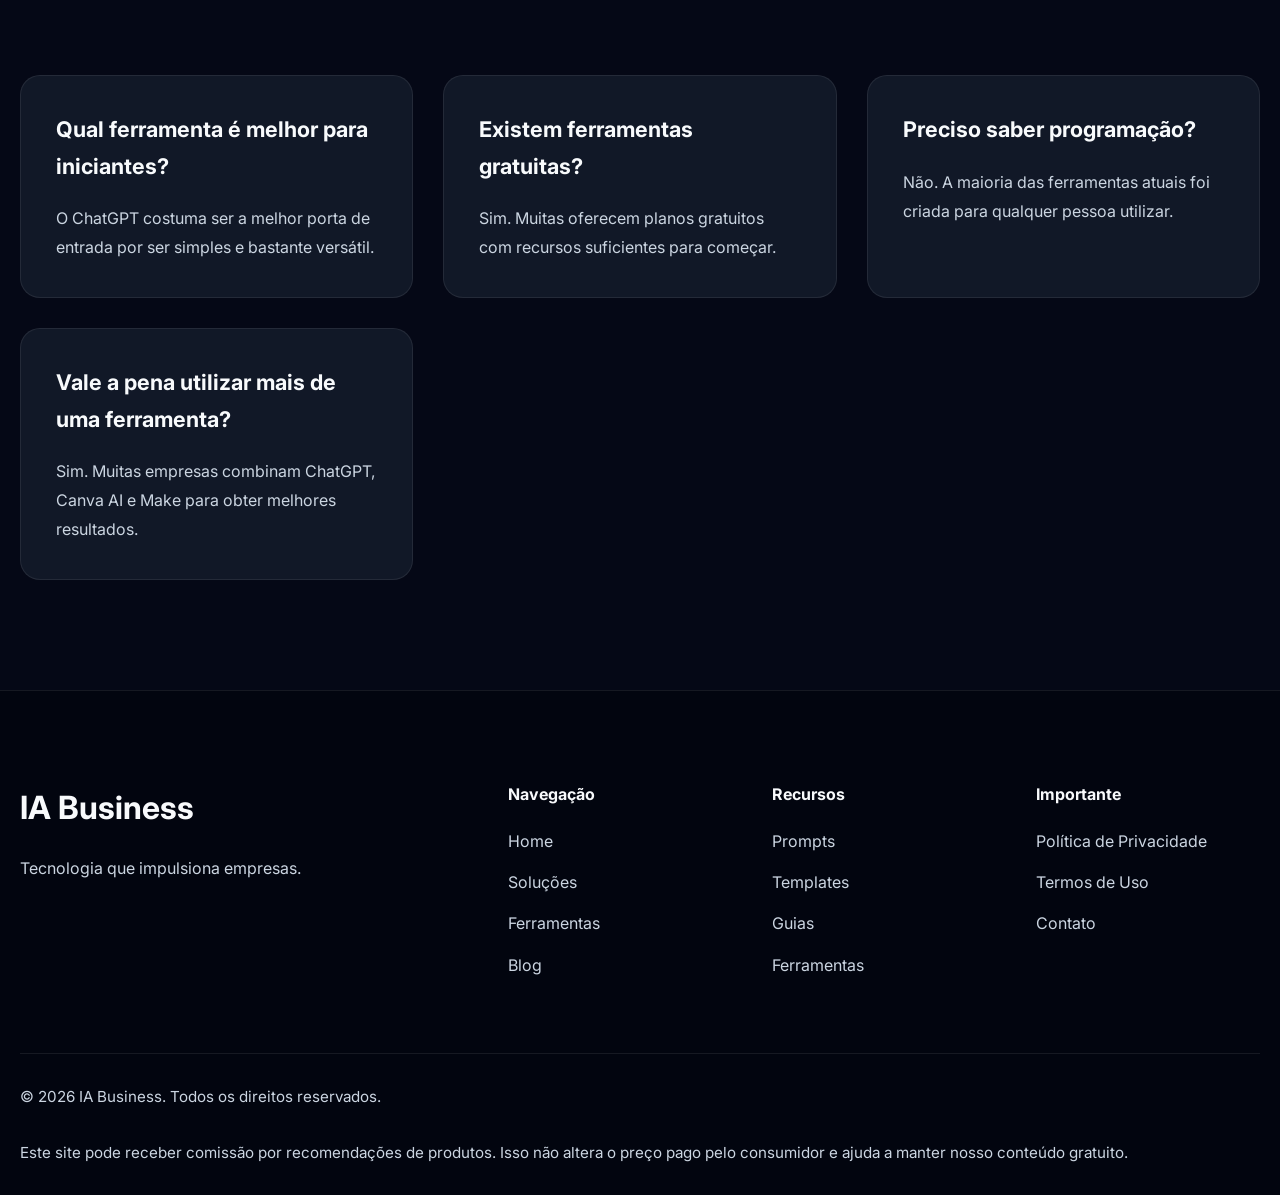
<file: ferramentas.html>
<!DOCTYPE html>
<html lang="pt-BR">

<head>

<meta charset="UTF-8">
<meta http-equiv="X-UA-Compatible" content="IE=edge">
<meta name="viewport" content="width=device-width, initial-scale=1.0">

<title>Ferramentas de IA | IA Business</title>

<meta name="description" content="Conheça as melhores ferramentas de Inteligência Artificial para empresas, marketing, produtividade, atendimento e automação.">

<meta name="theme-color" content="#050816">

<link rel="preconnect" href="https://fonts.googleapis.com">
<link rel="preconnect" href="https://fonts.gstatic.com" crossorigin>

<link href="https://fonts.googleapis.com/css2?family=Inter:wght@300;400;500;600;700;800&family=Space+Grotesk:wght@400;500;600;700&display=swap" rel="stylesheet">

<link rel="stylesheet" href="assets/css/style.css">
<link rel="stylesheet" href="assets/css/animations.css">
<link rel="stylesheet" href="assets/css/responsive.css">

</head>

<body>

<header class="header">

<div class="container">

<a href="index.html" class="logo">
<span>IA</span> Business
</a>

<nav class="navbar">

<ul>

<li><a href="index.html">Home</a></li>
<li><a href="solucoes.html">Soluções</a></li>
<li><a href="ferramentas.html">Ferramentas</a></li>
<li><a href="index.html#recursos">Recursos</a></li>
<li><a href="index.html#blog">Blog</a></li>
<li><a href="index.html#contato">Contato</a></li>

</ul>

</nav>

</div>

</header>

<main>

<section class="hero">

<div class="hero-background">

<div class="gradient-one"></div>
<div class="gradient-two"></div>
<div class="grid"></div>

</div>

<div class="container hero-content">

<div class="hero-left">

<span class="hero-badge">

🛠 Biblioteca de Ferramentas

</span>

<h1>

As melhores ferramentas de Inteligência Artificial para empresas.

</h1>

<p>

Selecionamos plataformas que ajudam empreendedores, equipes e empresas a economizar tempo, automatizar tarefas e produzir mais utilizando Inteligência Artificial.

</p>

<div class="hero-buttons">

<a href="#ferramentas" class="btn-primary">

Explorar Ferramentas

</a>

<a href="solucoes.html" class="btn-secondary">

Ver Aplicações

</a>

</div>

</div>

<div class="hero-right">

<div class="hero-image">

<img src="assets/img/hero.jpeg" alt="Ferramentas de IA">

</div>

</div>

</div>

</section>

<section class="tools" id="ferramentas">

<div class="container">

<div class="section-title">

<span>Ferramentas em destaque</span>

<h2>

As plataformas mais utilizadas por empresas modernas.

</h2>

<p>

Conheça soluções que podem transformar atendimento, marketing, produtividade e gestão.

</p>

</div>

<div class="tools-grid">
  <div class="tool-card">

<h3>🤖 ChatGPT</h3>

<p>
Ideal para criação de conteúdos, atendimento ao cliente, e-mails, planejamento estratégico, geração de ideias, resumos, pesquisas e produtividade em geral.
</p>

<ul>

<li>✔ Marketing</li>

<li>✔ Atendimento</li>

<li>✔ Conteúdo</li>

<li>✔ Produtividade</li>

</ul>

<a href="https://chatgpt.com" target="_blank" class="btn-primary">

Acessar

</a>

</div>

<div class="tool-card">

<h3>💎 Google Gemini</h3>

<p>
Assistente de Inteligência Artificial do Google integrado ao Gmail, Drive, Docs e demais ferramentas da empresa.

</p>

<ul>

<li>✔ Pesquisa</li>

<li>✔ Documentos</li>

<li>✔ Gmail</li>

<li>✔ Google Workspace</li>

</ul>

<a href="https://gemini.google.com" target="_blank" class="btn-primary">

Acessar

</a>

</div>

<div class="tool-card">

<h3>🧠 Claude AI</h3>

<p>

Excelente para leitura de documentos longos, análises detalhadas e criação de textos profissionais.

</p>

<ul>

<li>✔ Relatórios</li>

<li>✔ PDFs</li>

<li>✔ Documentos</li>

<li>✔ Análises</li>

</ul>

<a href="https://claude.ai" target="_blank" class="btn-primary">

Acessar

</a>

</div>

<div class="tool-card">

<h3>🎨 Canva AI</h3>

<p>

Criação de artes, apresentações, posts para redes sociais, logotipos e materiais gráficos utilizando Inteligência Artificial.

</p>

<ul>

<li>✔ Design</li>

<li>✔ Instagram</li>

<li>✔ Apresentações</li>

<li>✔ Marketing</li>

</ul>

<a href="https://canva.com" target="_blank" class="btn-primary">

Acessar

</a>

</div>

<div class="tool-card">

<h3>📝 Notion AI</h3>

<p>

Organize documentos, tarefas, projetos e equipes utilizando recursos inteligentes.

</p>

<ul>

<li>✔ Organização</li>

<li>✔ Projetos</li>

<li>✔ Equipes</li>

<li>✔ Documentação</li>

</ul>

<a href="https://notion.so" target="_blank" class="btn-primary">

Acessar

</a>

</div>

<div class="tool-card">

<h3>⚙️ Make</h3>

<p>

Automatize processos conectando centenas de aplicativos sem precisar programar.

</p>

<ul>

<li>✔ Automação</li>

<li>✔ Integrações</li>

<li>✔ Processos</li>

<li>✔ Fluxos</li>

</ul>

<a href="https://make.com" target="_blank" class="btn-primary">

Acessar

</a>

</div>

<div class="tool-card">

<h3>🎙 ElevenLabs</h3>

<p>

Transforme textos em vozes extremamente naturais para vídeos, treinamentos e conteúdos digitais.

</p>

<ul>

<li>✔ Voz IA</li>

<li>✔ Narração</li>

<li>✔ Podcasts</li>

<li>✔ Vídeos</li>

</ul>

<a href="https://elevenlabs.io" target="_blank" class="btn-primary">

Acessar

</a>

</div>

<div class="tool-card">

<h3>🎬 CapCut AI</h3>

<p>

Edite vídeos utilizando recursos inteligentes como legendas automáticas, remoção de fundo e efeitos.

</p>

<ul>

<li>✔ Vídeos</li>

<li>✔ Shorts</li>

<li>✔ Reels</li>

<li>✔ TikTok</li>

</ul>

<a href="https://capcut.com" target="_blank" class="btn-primary">

Acessar

</a>

</div>

</div>

</div>

</section>

<section class="recommended">

<div class="container">

<div class="section-title">

<span>Nossas recomendações</span>

<h2>

As três ferramentas que recomendamos para começar.

</h2>

<p>

Se você está começando agora no mundo da Inteligência Artificial, estas são as plataformas que oferecem o melhor equilíbrio entre facilidade de uso, recursos e produtividade.

</p>

</div>

<div class="recommended-grid">
  <div class="course-card featured">

<div class="course-tag">
MAIS RECOMENDADA
</div>

<h3>🤖 ChatGPT</h3>

<p>

Nossa principal recomendação para empresas que desejam começar a utilizar Inteligência Artificial. Excelente para atendimento, marketing, produtividade, criação de documentos e geração de ideias.

</p>

<ul>

<li>✔ Fácil de utilizar</li>

<li>✔ Possui versão gratuita</li>

<li>✔ Ideal para empresas</li>

<li>✔ Atualizações constantes</li>

</ul>

<a href="https://chatgpt.com" target="_blank" class="btn-primary">

Conhecer

</a>

</div>

<div class="course-card">

<div class="course-tag secondary">

ESSENCIAL

</div>

<h3>🎨 Canva AI</h3>

<p>

Perfeito para criar posts profissionais, apresentações, materiais de marketing, logotipos e conteúdos visuais utilizando IA.

</p>

<ul>

<li>✔ Design</li>

<li>✔ Marketing</li>

<li>✔ Redes sociais</li>

<li>✔ Fácil utilização</li>

</ul>

<a href="https://canva.com" target="_blank" class="btn-secondary">

Conhecer

</a>

</div>

</div>

</div>

</section>

<section class="resources">

<div class="container">

<div class="section-title">

<span>Comparativo</span>

<h2>

Qual ferramenta escolher?

</h2>

<p>

Cada plataforma possui pontos fortes. Veja uma comparação rápida.

</p>

</div>

<div class="resources-grid">

<div class="resource-card">

<h3>ChatGPT</h3>

<p>

★★★★★

<br><br>

Ideal para conteúdo, atendimento, produtividade e geração de ideias.

</p>

</div>

<div class="resource-card">

<h3>Gemini</h3>

<p>

★★★★★

<br><br>

Excelente integração com Gmail, Google Docs e Google Workspace.

</p>

</div>

<div class="resource-card">

<h3>Claude</h3>

<p>

★★★★★

<br><br>

Especialista em documentos longos e análises detalhadas.

</p>

</div>

<div class="resource-card">

<h3>Canva AI</h3>

<p>

★★★★★

<br><br>

A melhor opção para criação de artes e apresentações.

</p>

</div>

<div class="resource-card">

<h3>Make</h3>

<p>

★★★★★

<br><br>

Automatização de processos entre diferentes plataformas.

</p>

</div>

<div class="resource-card">

<h3>ElevenLabs</h3>

<p>

★★★★★

<br><br>

Referência mundial em geração de voz por Inteligência Artificial.

</p>

</div>

</div>

</div>

</section>

<section class="faq">

<div class="container">

<div class="section-title">

<span>Perguntas Frequentes</span>

<h2>

Dúvidas sobre ferramentas de IA

</h2>

</div>

<div class="resources-grid">

<div class="resource-card">

<h3>Qual ferramenta é melhor para iniciantes?</h3>

<p>

O ChatGPT costuma ser a melhor porta de entrada por ser simples e bastante versátil.

</p>

</div>

<div class="resource-card">

<h3>Existem ferramentas gratuitas?</h3>

<p>

Sim. Muitas oferecem planos gratuitos com recursos suficientes para começar.

</p>

</div>

<div class="resource-card">

<h3>Preciso saber programação?</h3>

<p>

Não. A maioria das ferramentas atuais foi criada para qualquer pessoa utilizar.

</p>

</div>

<div class="resource-card">

<h3>Vale a pena utilizar mais de uma ferramenta?</h3>

<p>

Sim. Muitas empresas combinam ChatGPT, Canva AI e Make para obter melhores resultados.

</p>

</div>

</div>

</div>

</section>

</main>

<footer id="contato">

<div class="container">

<div class="footer-grid">

<div>

<h3>IA Business</h3>

<p>

Tecnologia que impulsiona empresas.

</p>

</div>

<div>

<h4>Navegação</h4>

<ul>

<li><a href="index.html">Home</a></li>

<li><a href="solucoes.html">Soluções</a></li>

<li><a href="ferramentas.html">Ferramentas</a></li>

<li><a href="index.html#blog">Blog</a></li>

</ul>

</div>

<div>

<h4>Recursos</h4>

<ul>

<li><a href="index.html#recursos">Prompts</a></li>

<li><a href="index.html#recursos">Templates</a></li>

<li><a href="index.html#recursos">Guias</a></li>

<li><a href="ferramentas.html">Ferramentas</a></li>

</ul>

</div>

<div>

<h4>Importante</h4>

<ul>

<li><a href="#">Política de Privacidade</a></li>

<li><a href="#">Termos de Uso</a></li>

<li><a href="index.html#contato">Contato</a></li>

</ul>

</div>

</div>

<div class="footer-bottom">

<p>

© 2026 IA Business. Todos os direitos reservados.

</p>

<p>

Este site pode receber comissão por recomendações de produtos. Isso não altera o preço pago pelo consumidor e ajuda a manter nosso conteúdo gratuito.

</p>

</div>

</div>

</footer>

<script src="assets/js/script.js"></script>

</body>

</html>
</file>
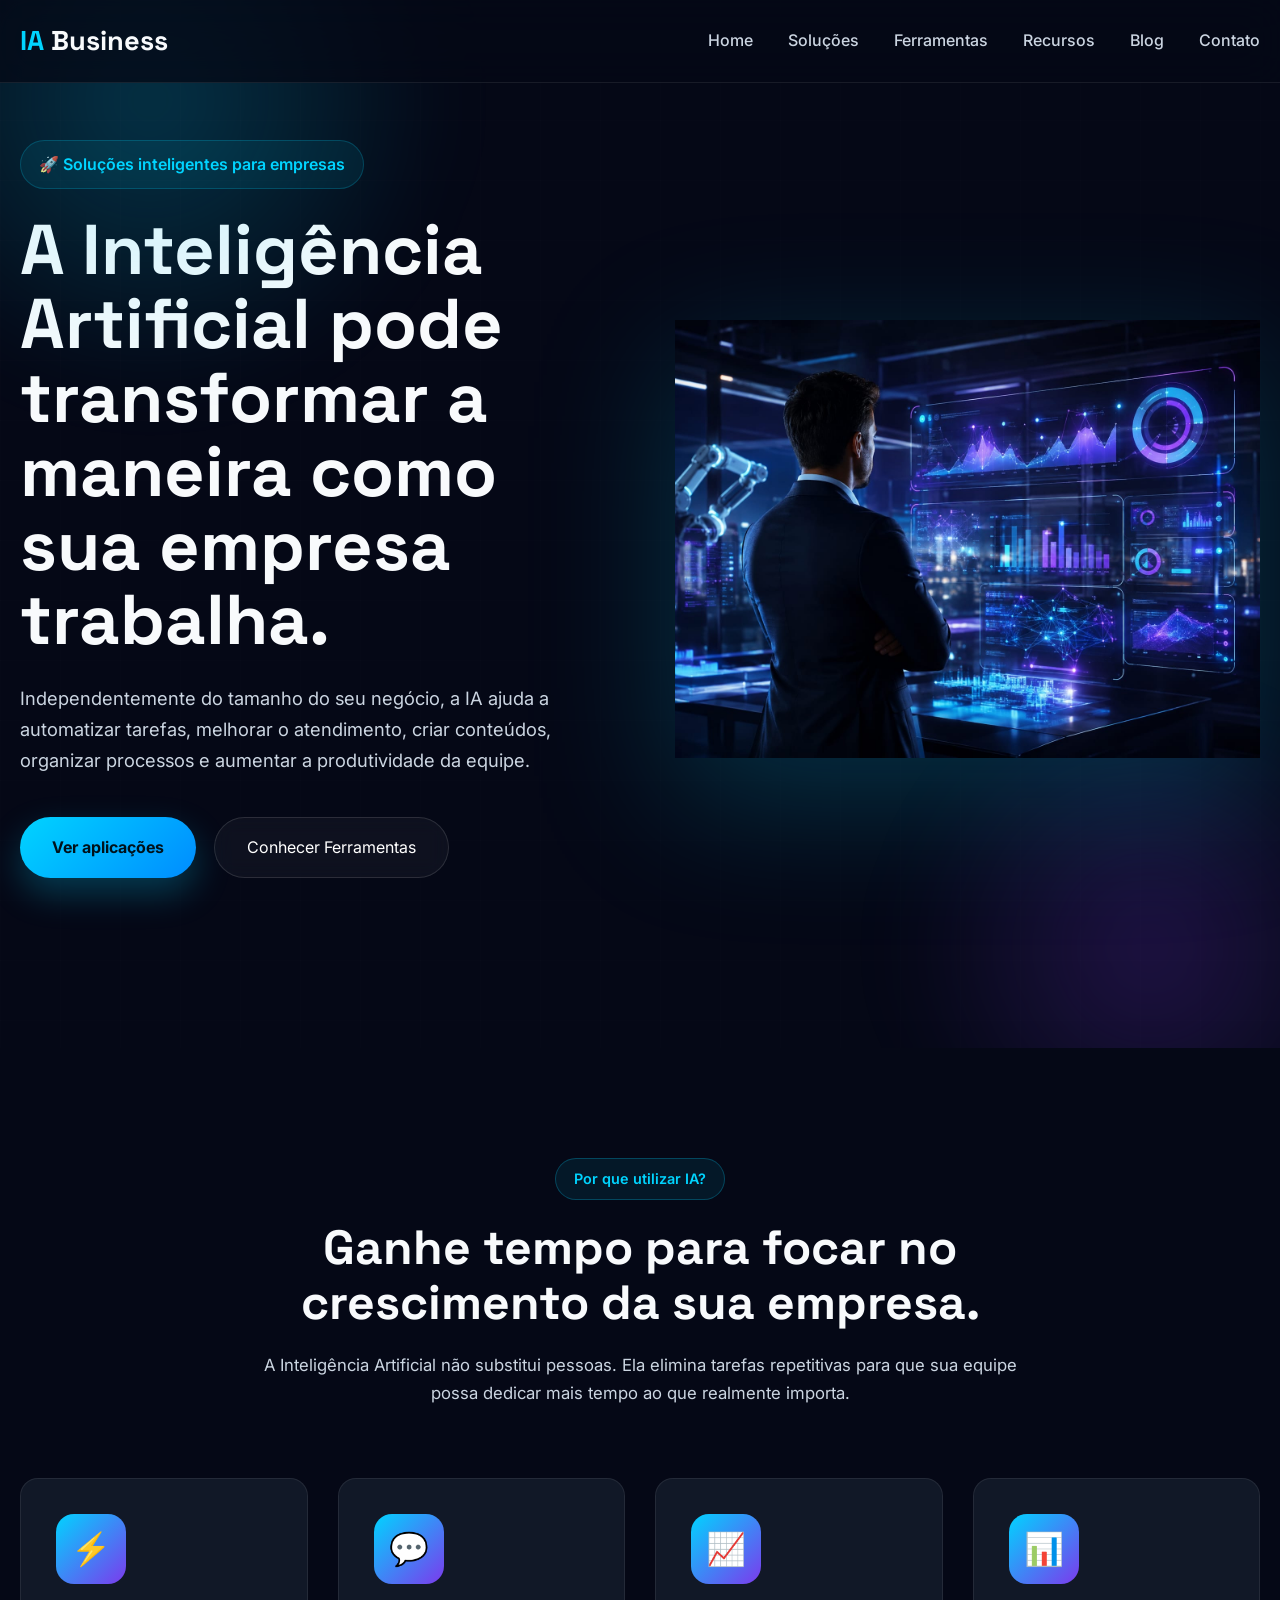
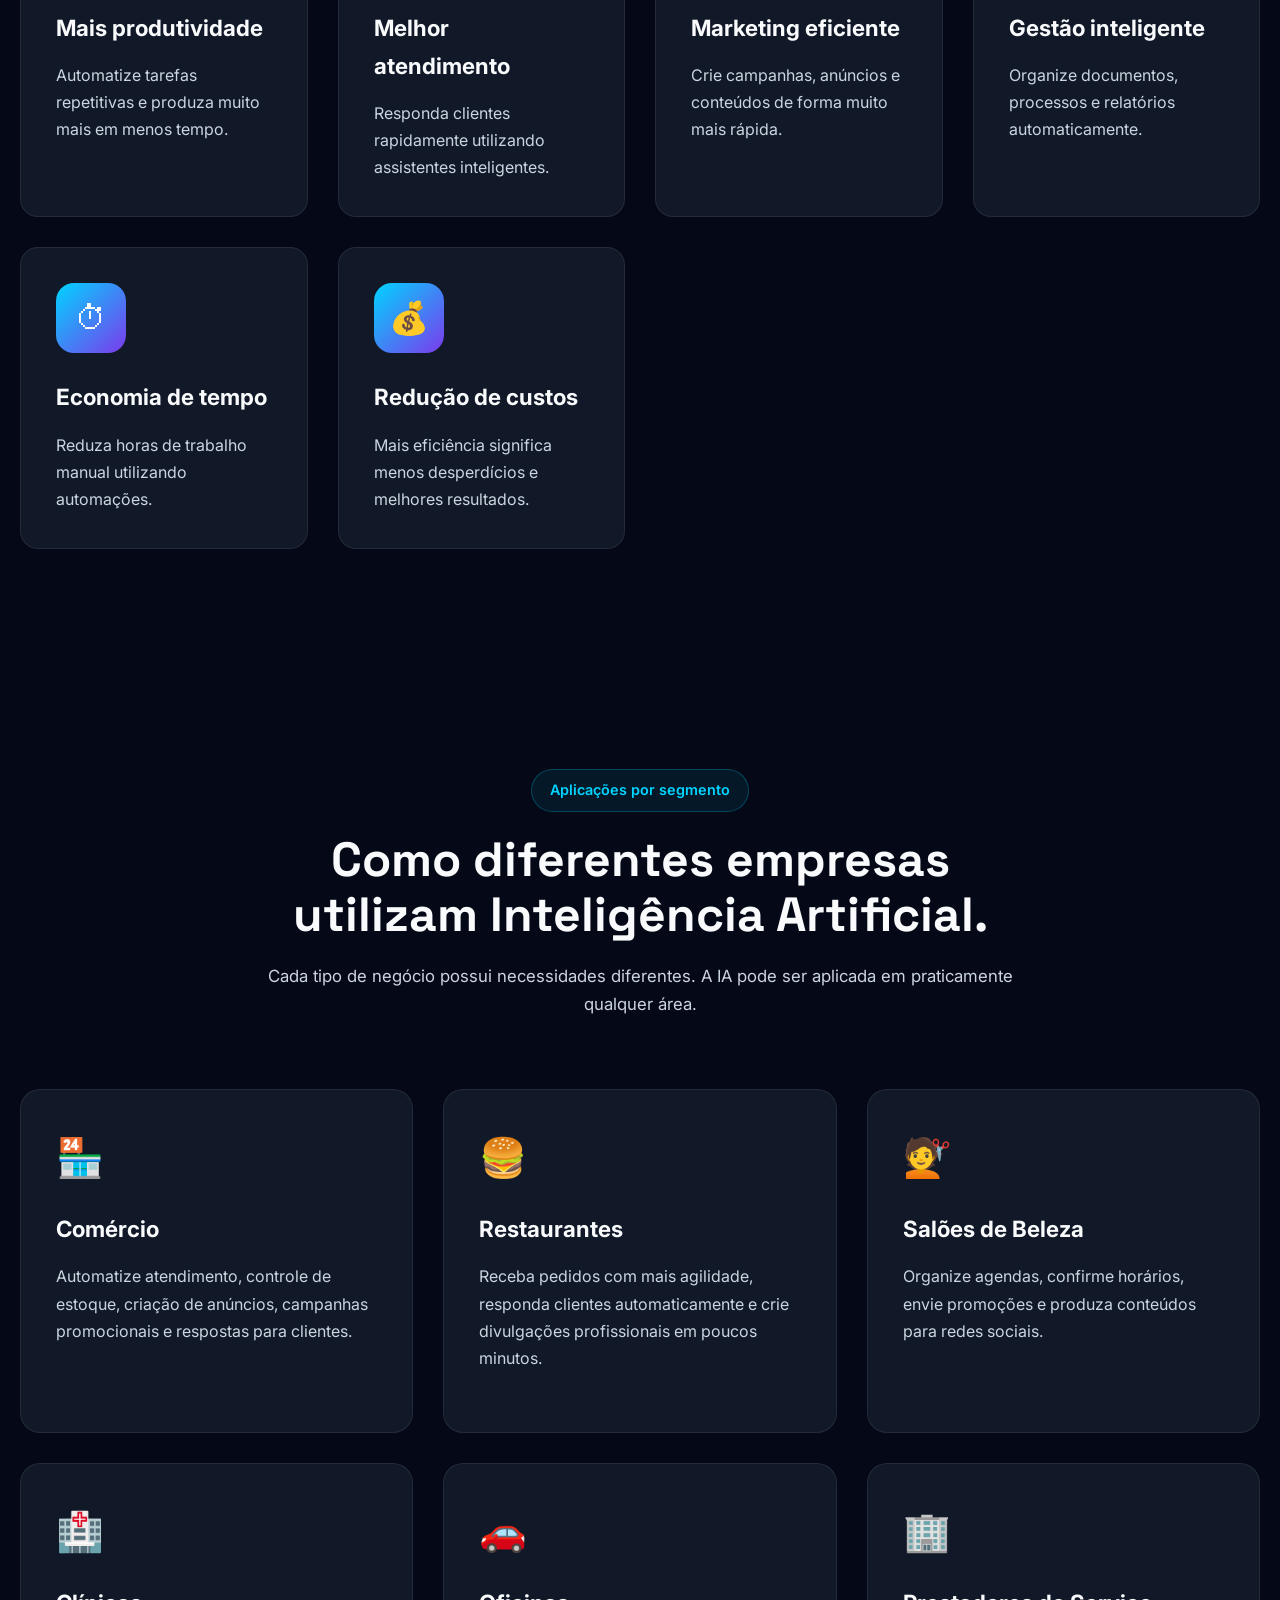
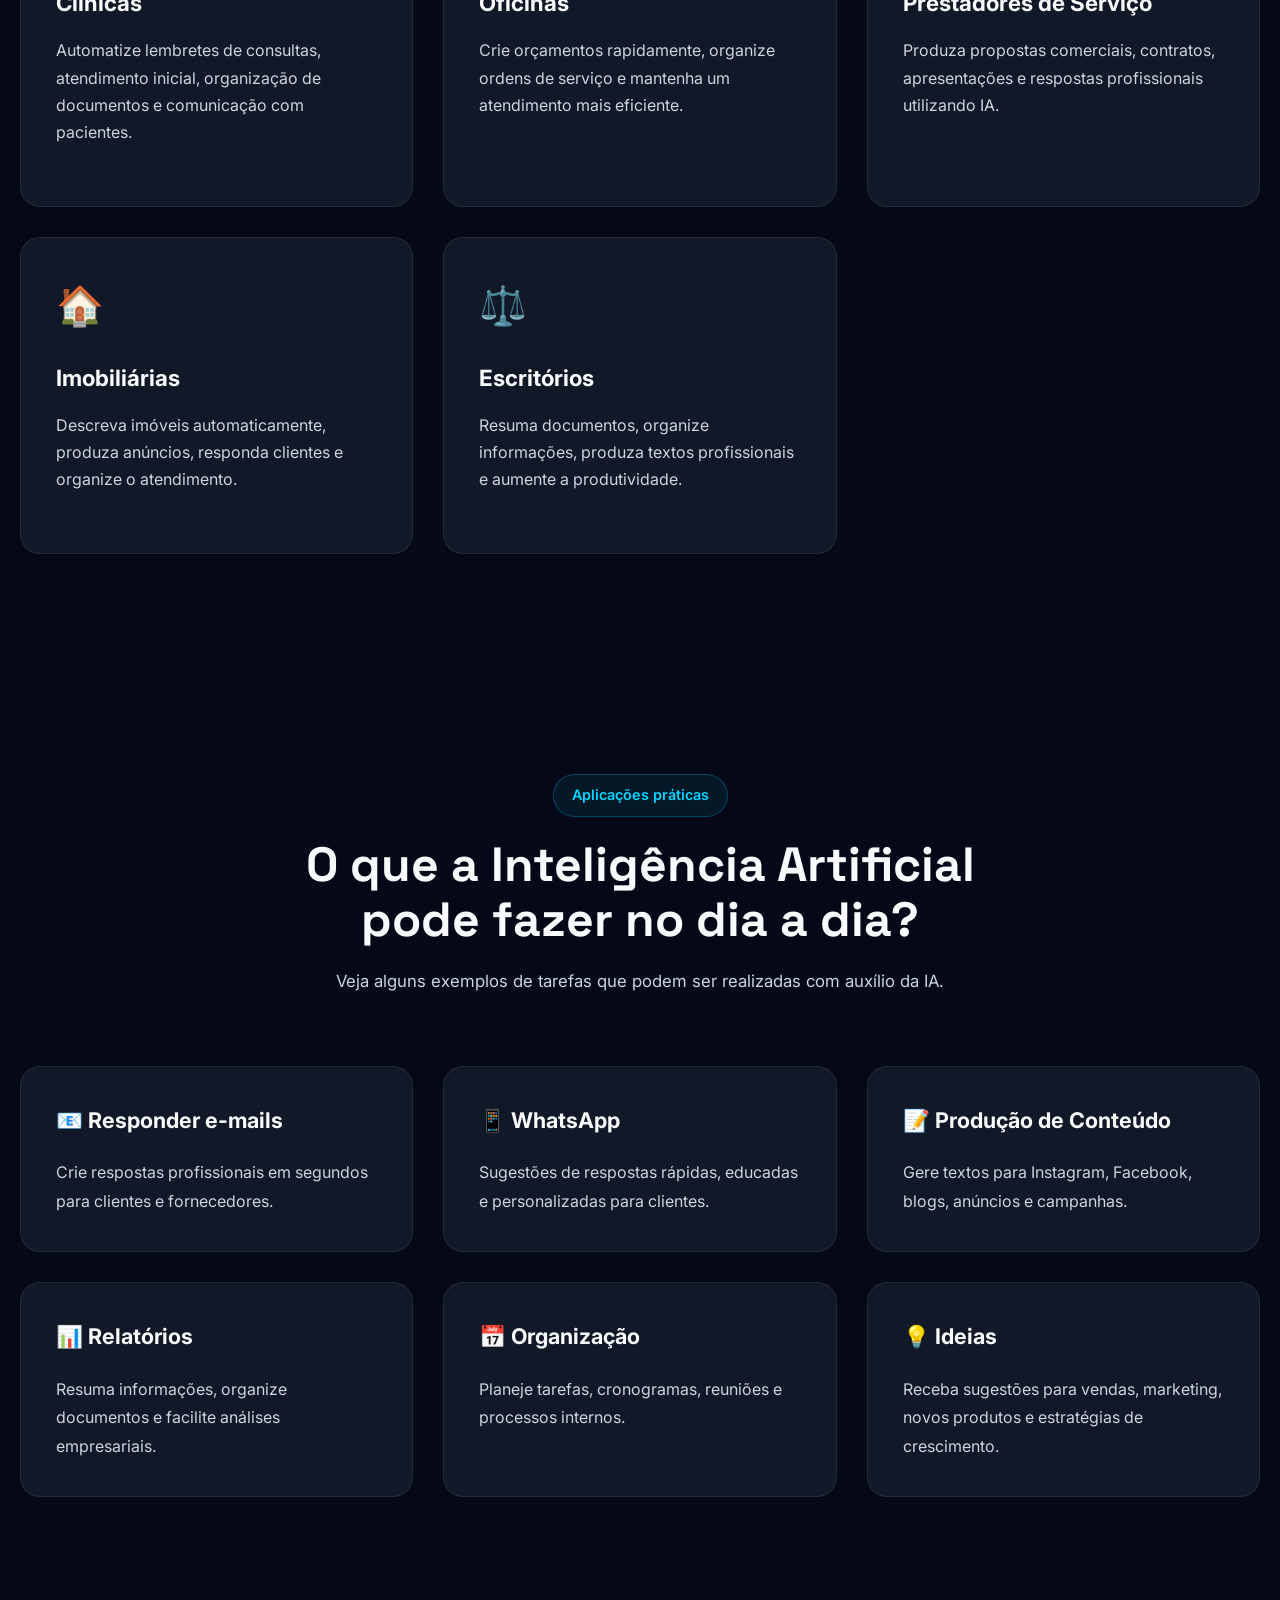
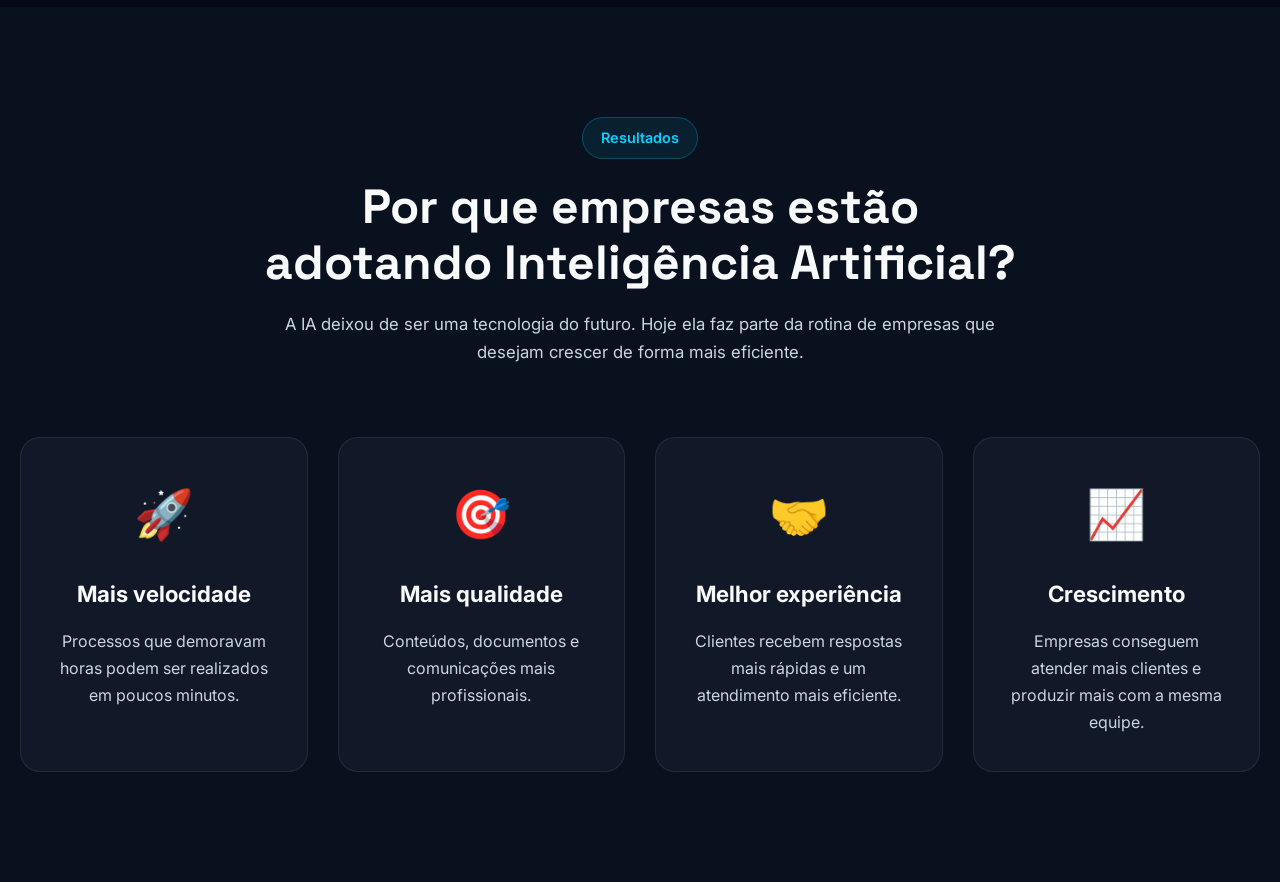
<file: solucoes.html>
<!DOCTYPE html>
<html lang="pt-BR">

<head>

<meta charset="UTF-8">
<meta http-equiv="X-UA-Compatible" content="IE=edge">
<meta name="viewport" content="width=device-width, initial-scale=1.0">

<title>Soluções em Inteligência Artificial | IA Business</title>

<meta name="description" content="Conheça soluções práticas de Inteligência Artificial para empresas de todos os segmentos. Automatize processos, aumente a produtividade e reduza custos.">

<meta name="theme-color" content="#050816">

<link rel="preconnect" href="https://fonts.googleapis.com">
<link rel="preconnect" href="https://fonts.gstatic.com" crossorigin>

<link href="https://fonts.googleapis.com/css2?family=Inter:wght@300;400;500;600;700;800&family=Space+Grotesk:wght@400;500;600;700&display=swap" rel="stylesheet">

<link rel="stylesheet" href="assets/css/style.css">
<link rel="stylesheet" href="assets/css/animations.css">
<link rel="stylesheet" href="assets/css/responsive.css">

</head>

<body>

<header class="header">

<div class="container">

<a href="index.html" class="logo">
<span>IA</span> Business
</a>

<nav class="navbar">

<ul>

<li><a href="index.html">Home</a></li>
<li><a href="solucoes.html">Soluções</a></li>
<li><a href="ferramentas.html">Ferramentas</a></li>
<li><a href="index.html#recursos">Recursos</a></li>
<li><a href="index.html#blog">Blog</a></li>
<li><a href="index.html#contato">Contato</a></li>

</ul>

</nav>

</div>

</header>

<main>

<section class="hero">

<div class="hero-background">

<div class="gradient-one"></div>
<div class="gradient-two"></div>
<div class="grid"></div>

</div>

<div class="container hero-content">

<div class="hero-left">

<span class="hero-badge">

🚀 Soluções inteligentes para empresas

</span>

<h1>

A Inteligência Artificial pode transformar a maneira como sua empresa trabalha.

</h1>

<p>

Independentemente do tamanho do seu negócio, a IA ajuda a automatizar tarefas, melhorar o atendimento, criar conteúdos, organizar processos e aumentar a produtividade da equipe.

</p>

<div class="hero-buttons">

<a href="#segmentos" class="btn-primary">

Ver aplicações

</a>

<a href="ferramentas.html" class="btn-secondary">

Conhecer Ferramentas

</a>

</div>

</div>

<div class="hero-right">

<div class="hero-image">

<img src="assets/img/hero.jpeg" alt="Soluções com Inteligência Artificial">

</div>

</div>

</div>

</section>

<section class="benefits">

<div class="container">

<div class="section-title">

<span>Por que utilizar IA?</span>

<h2>

Ganhe tempo para focar no crescimento da sua empresa.

</h2>

<p>

A Inteligência Artificial não substitui pessoas. Ela elimina tarefas repetitivas para que sua equipe possa dedicar mais tempo ao que realmente importa.

</p>

</div>

<div class="benefits-grid">

<div class="benefit-card">

<div class="icon">⚡</div>

<h3>Mais produtividade</h3>

<p>

Automatize tarefas repetitivas e produza muito mais em menos tempo.

</p>

</div>

<div class="benefit-card">

<div class="icon">💬</div>

<h3>Melhor atendimento</h3>

<p>

Responda clientes rapidamente utilizando assistentes inteligentes.

</p>

</div>

<div class="benefit-card">

<div class="icon">📈</div>

<h3>Marketing eficiente</h3>

<p>

Crie campanhas, anúncios e conteúdos de forma muito mais rápida.

</p>

</div>

<div class="benefit-card">

<div class="icon">📊</div>

<h3>Gestão inteligente</h3>

<p>

Organize documentos, processos e relatórios automaticamente.

</p>

</div>

<div class="benefit-card">

<div class="icon">⏱</div>

<h3>Economia de tempo</h3>

<p>

Reduza horas de trabalho manual utilizando automações.

</p>

</div>

<div class="benefit-card">

<div class="icon">💰</div>

<h3>Redução de custos</h3>

<p>

Mais eficiência significa menos desperdícios e melhores resultados.

</p>

</div>

</div>

</div>

</section>

<section class="business-types" id="segmentos">

<div class="container">

<div class="section-title">

<span>Aplicações por segmento</span>

<h2>

Como diferentes empresas utilizam Inteligência Artificial.

</h2>

<p>

Cada tipo de negócio possui necessidades diferentes. A IA pode ser aplicada em praticamente qualquer área.

</p>

</div>

<div class="business-grid">
  <div class="business-card">

<div class="business-icon">🏪</div>

<h3>Comércio</h3>

<p>
Automatize atendimento, controle de estoque, criação de anúncios, campanhas promocionais e respostas para clientes.
</p>

</div>

<div class="business-card">

<div class="business-icon">🍔</div>

<h3>Restaurantes</h3>

<p>
Receba pedidos com mais agilidade, responda clientes automaticamente e crie divulgações profissionais em poucos minutos.
</p>

</div>

<div class="business-card">

<div class="business-icon">💇</div>

<h3>Salões de Beleza</h3>

<p>
Organize agendas, confirme horários, envie promoções e produza conteúdos para redes sociais.
</p>

</div>

<div class="business-card">

<div class="business-icon">🏥</div>

<h3>Clínicas</h3>

<p>
Automatize lembretes de consultas, atendimento inicial, organização de documentos e comunicação com pacientes.
</p>

</div>

<div class="business-card">

<div class="business-icon">🚗</div>

<h3>Oficinas</h3>

<p>
Crie orçamentos rapidamente, organize ordens de serviço e mantenha um atendimento mais eficiente.
</p>

</div>

<div class="business-card">

<div class="business-icon">🏢</div>

<h3>Prestadores de Serviço</h3>

<p>
Produza propostas comerciais, contratos, apresentações e respostas profissionais utilizando IA.
</p>

</div>

<div class="business-card">

<div class="business-icon">🏠</div>

<h3>Imobiliárias</h3>

<p>
Descreva imóveis automaticamente, produza anúncios, responda clientes e organize o atendimento.
</p>

</div>

<div class="business-card">

<div class="business-icon">⚖️</div>

<h3>Escritórios</h3>

<p>
Resuma documentos, organize informações, produza textos profissionais e aumente a produtividade.
</p>

</div>

</div>

</div>

</section>

<section class="resources">

<div class="container">

<div class="section-title">

<span>Aplicações práticas</span>

<h2>

O que a Inteligência Artificial pode fazer no dia a dia?

</h2>

<p>

Veja alguns exemplos de tarefas que podem ser realizadas com auxílio da IA.

</p>

</div>

<div class="resources-grid">

<div class="resource-card">

<h3>📧 Responder e-mails</h3>

<p>
Crie respostas profissionais em segundos para clientes e fornecedores.
</p>

</div>

<div class="resource-card">

<h3>📱 WhatsApp</h3>

<p>
Sugestões de respostas rápidas, educadas e personalizadas para clientes.
</p>

</div>

<div class="resource-card">

<h3>📝 Produção de Conteúdo</h3>

<p>
Gere textos para Instagram, Facebook, blogs, anúncios e campanhas.
</p>

</div>

<div class="resource-card">

<h3>📊 Relatórios</h3>

<p>
Resuma informações, organize documentos e facilite análises empresariais.
</p>

</div>

<div class="resource-card">

<h3>📅 Organização</h3>

<p>
Planeje tarefas, cronogramas, reuniões e processos internos.
</p>

</div>

<div class="resource-card">

<h3>💡 Ideias</h3>

<p>
Receba sugestões para vendas, marketing, novos produtos e estratégias de crescimento.
</p>

</div>

</div>

</div>

</section>

<section class="why-business">

<div class="container">

<div class="section-title">

<span>Resultados</span>

<h2>

Por que empresas estão adotando Inteligência Artificial?

</h2>

<p>

A IA deixou de ser uma tecnologia do futuro. Hoje ela faz parte da rotina de empresas que desejam crescer de forma mais eficiente.

</p>

</div>

<div class="why-grid">

<div class="why-card">

<div class="why-icon">🚀</div>

<h3>Mais velocidade</h3>

<p>
Processos que demoravam horas podem ser realizados em poucos minutos.
</p>

</div>

<div class="why-card">

<div class="why-icon">🎯</div>

<h3>Mais qualidade</h3>

<p>
Conteúdos, documentos e comunicações mais profissionais.
</p>

</div>

<div class="why-card">

<div class="why-icon">🤝</div>

<h3>Melhor experiência</h3>

<p>
Clientes recebem respostas mais rápidas e um atendimento mais eficiente.
</p>

</div>

<div class="why-card">

<div class="why-icon">📈</div>

<h3>Crescimento</h3>

<p>
Empresas conseguem atender mais clientes e produzir mais com a mesma equipe.
</p>

</div>

</div>

</div>

</section>
</file>
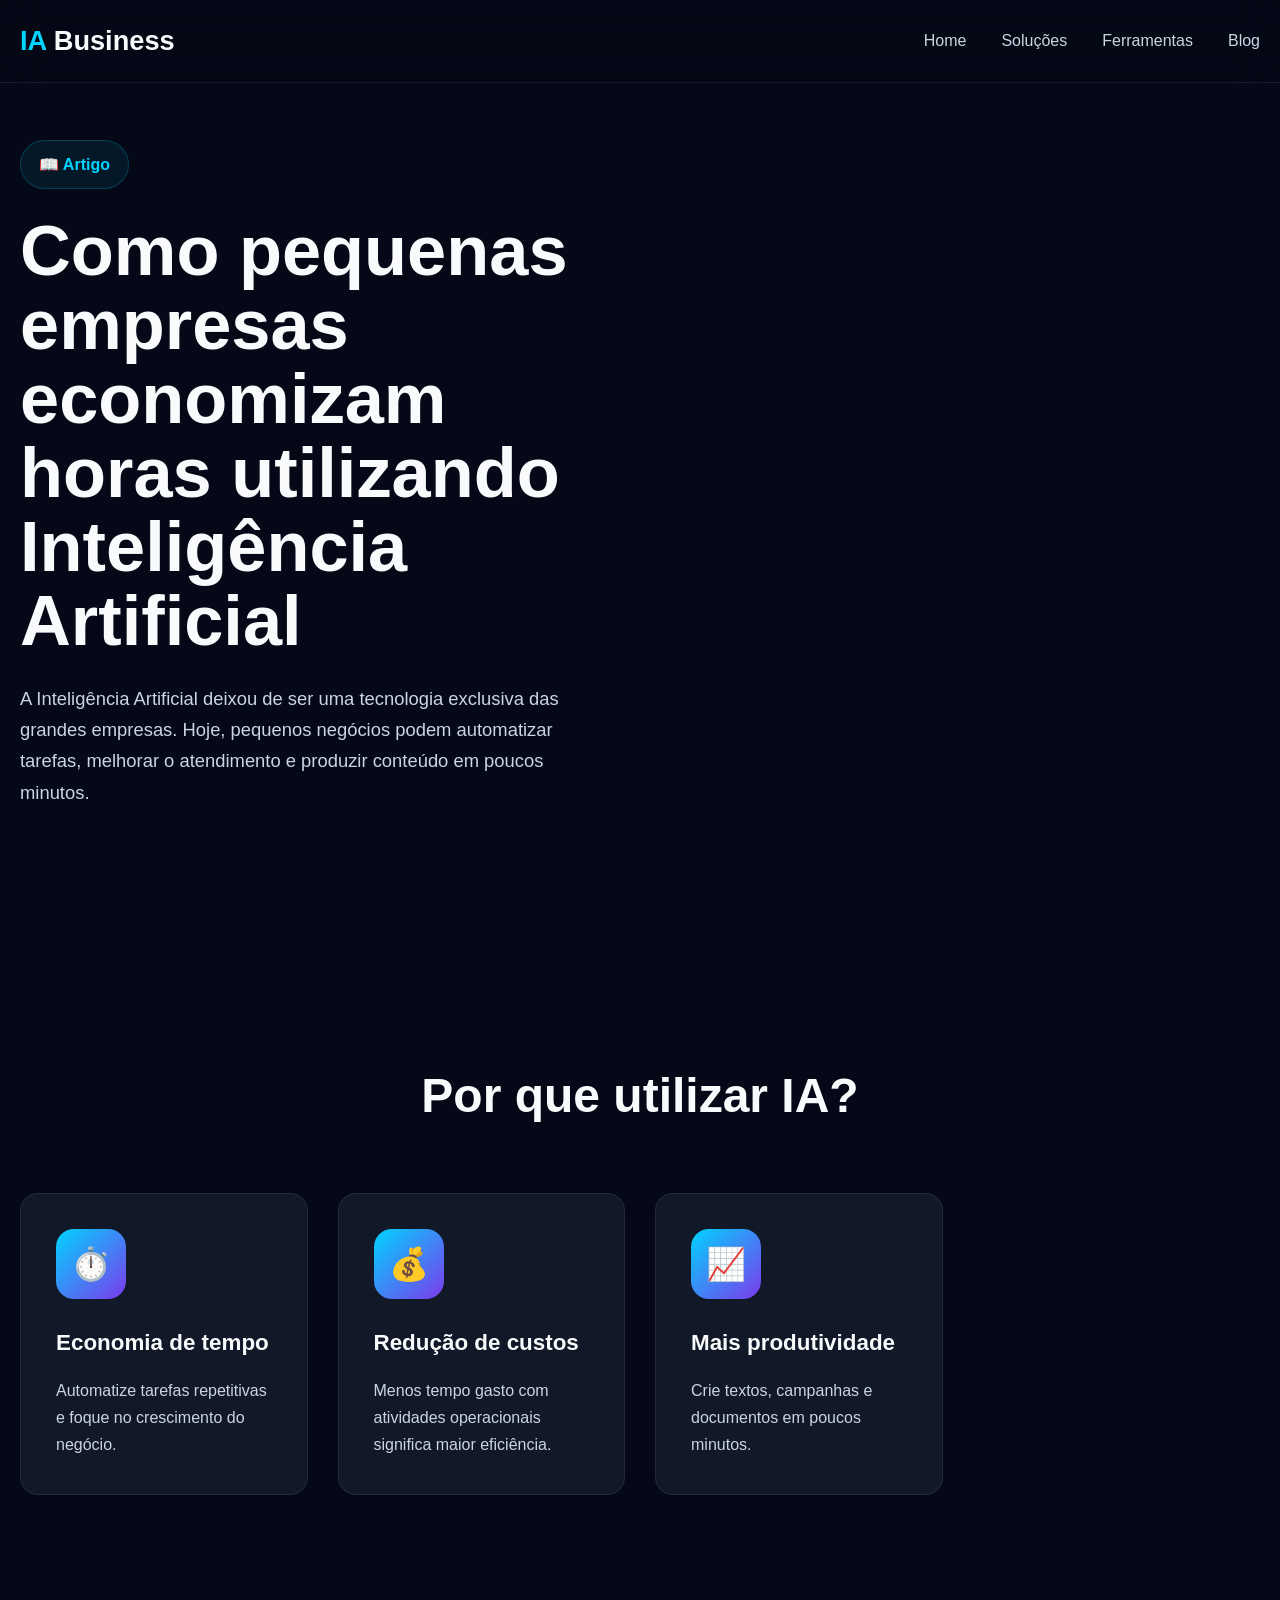
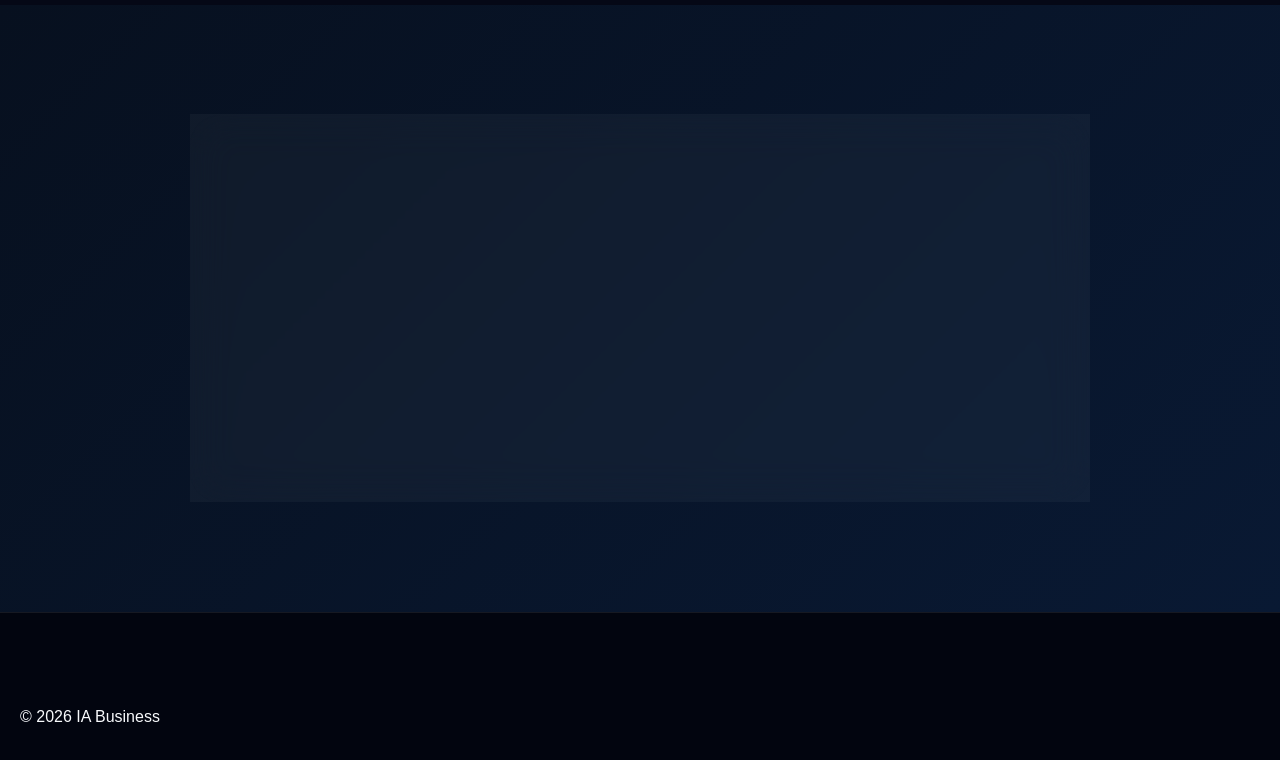
<file: artigo/ia-pequenos-negocios.html>
<!DOCTYPE html>
<html lang="pt-BR">

<head>

<meta charset="UTF-8">
<meta name="viewport" content="width=device-width, initial-scale=1.0">

<title>Como pequenas empresas economizam horas utilizando IA | IA Business</title>

<meta name="description" content="Descubra como pequenas empresas utilizam Inteligência Artificial para economizar tempo, reduzir custos e aumentar a produtividade.">

<link rel="stylesheet" href="../assets/css/style.css">
<link rel="stylesheet" href="../assets/css/animations.css">
<link rel="stylesheet" href="../assets/css/responsive.css">

</head>

<body>

<header class="header">

<div class="container">

<a href="../index.html" class="logo">
<span>IA</span> Business
</a>

<nav class="navbar">

<ul>

<li><a href="../index.html">Home</a></li>
<li><a href="../solucoes.html">Soluções</a></li>
<li><a href="../ferramentas.html">Ferramentas</a></li>
<li><a href="../blog.html">Blog</a></li>

</ul>

</nav>

</div>

</header>

<main>

<section class="hero">

<div class="container hero-content">

<div class="hero-left">

<span class="hero-badge">
📖 Artigo
</span>

<h1>

Como pequenas empresas economizam horas utilizando Inteligência Artificial

</h1>

<p>

A Inteligência Artificial deixou de ser uma tecnologia exclusiva das grandes empresas. Hoje, pequenos negócios podem automatizar tarefas, melhorar o atendimento e produzir conteúdo em poucos minutos.

</p>

</div>

</div>

</section>

<section class="benefits">

<div class="container">

<div class="section-title">

<h2>

Por que utilizar IA?

</h2>

</div>

<div class="benefits-grid">

<div class="benefit-card">

<div class="icon">⏱️</div>

<h3>Economia de tempo</h3>

<p>

Automatize tarefas repetitivas e foque no crescimento do negócio.

</p>

</div>

<div class="benefit-card">

<div class="icon">💰</div>

<h3>Redução de custos</h3>

<p>

Menos tempo gasto com atividades operacionais significa maior eficiência.

</p>

</div>

<div class="benefit-card">

<div class="icon">📈</div>

<h3>Mais produtividade</h3>

<p>

Crie textos, campanhas e documentos em poucos minutos.

</p>

</div>

</div>

</div>

</section>

<section class="newsletter">

<div class="container">

<div class="newsletter-box">

<h2>

Gostou deste conteúdo?

</h2>

<p>

Cadastre seu e-mail para receber novos artigos sobre Inteligência Artificial.

</p>

<form id="newsletterForm">

<input
type="email"
id="email"
name="email"
placeholder="Digite seu melhor e-mail"
required>

<button id="btnEnviar" type="submit">

Receber Conteúdo

</button>

</form>

<p id="mensagemNewsletter"></p>

</div>

</div>

</section>

</main>

<footer>

<div class="container">

<p>

© 2026 IA Business

</p>

</div>

</footer>

<script src="../assets/js/script.js"></script>

</body>

</html>
</file>
<file: assets/css/style.css>
/*=========================================
IA BUSINESS
STYLE.CSS
PARTE 1
=========================================*/

:root{
--primary:#00D4FF;
--secondary:#7C3AED;
--success:#10B981;
--dark:#050816;
--dark-2:#0F172A;
--card:#111827;
--white:#F8FAFC;
--text:#CBD5E1;
--border:rgba(255,255,255,.08);
--shadow:0 20px 60px rgba(0,0,0,.35);
--radius:18px;
--transition:.35s ease;
--container:1280px;
}

*{
margin:0;
padding:0;
box-sizing:border-box;
}

html{
scroll-behavior:smooth;
}

body{
font-family:'Inter',sans-serif;
background:var(--dark);
color:var(--white);
overflow-x:hidden;
line-height:1.7;
}

img{
display:block;
max-width:100%;
}

a{
text-decoration:none;
color:inherit;
}

ul{
list-style:none;
}

.container{
width:min(100% - 40px,var(--container));
margin:auto;
}

section{
padding:110px 0;
position:relative;
}

.section-title{
max-width:760px;
margin:auto;
text-align:center;
margin-bottom:70px;
}

.section-title span{
display:inline-block;
padding:8px 18px;
border:1px solid rgba(0,212,255,.25);
background:rgba(0,212,255,.08);
border-radius:999px;
color:var(--primary);
font-size:.9rem;
font-weight:600;
margin-bottom:20px;
}

.section-title h2{
font-family:'Space Grotesk',sans-serif;
font-size:3rem;
margin-bottom:20px;
line-height:1.15;
}

.section-title p{
font-size:1.05rem;
color:var(--text);
}

/*========================
HEADER
========================*/

.header{
position:fixed;
top:0;
left:0;
width:100%;
z-index:999;
backdrop-filter:blur(20px);
background:rgba(5,8,22,.75);
border-bottom:1px solid var(--border);
}

.header .container{
display:flex;
justify-content:space-between;
align-items:center;
height:82px;
}

.logo{
font-family:'Space Grotesk',sans-serif;
font-size:1.7rem;
font-weight:700;
}

.logo span{
color:var(--primary);
}

.navbar ul{
display:flex;
gap:35px;
}

.navbar a{
color:var(--text);
transition:var(--transition);
font-weight:500;
}

.navbar a:hover{
color:var(--primary);
}

.header-buttons{
display:flex;
align-items:center;
gap:20px;
}

.menu-mobile{
display:none;
background:none;
border:none;
cursor:pointer;
}

.menu-mobile span{
display:block;
width:26px;
height:2px;
background:#fff;
margin:6px 0;
}

/*========================
BOTÕES
========================*/

.btn-primary{
display:inline-flex;
align-items:center;
justify-content:center;
padding:16px 32px;
border-radius:999px;
background:linear-gradient(135deg,var(--primary),#008cff);
color:#00121b;
font-weight:700;
transition:.35s;
box-shadow:0 15px 35px rgba(0,212,255,.25);
}

.btn-primary:hover{
transform:translateY(-4px);
box-shadow:0 25px 50px rgba(0,212,255,.35);
}

.btn-secondary{
display:inline-flex;
align-items:center;
justify-content:center;
padding:16px 32px;
border-radius:999px;
border:1px solid rgba(255,255,255,.12);
background:rgba(255,255,255,.04);
backdrop-filter:blur(10px);
color:#fff;
transition:.35s;
}

.btn-secondary:hover{
background:rgba(255,255,255,.08);
transform:translateY(-4px);
}

/*========================
HERO
========================*/

.hero{
min-height:100vh;
display:flex;
align-items:center;
padding-top:140px;
overflow:hidden;
}

.hero-content{
display:grid;
grid-template-columns:1fr 1fr;
align-items:center;
gap:70px;
}

.hero-badge{
display:inline-block;
padding:10px 18px;
border-radius:999px;
background:rgba(0,212,255,.08);
border:1px solid rgba(0,212,255,.2);
color:var(--primary);
margin-bottom:25px;
font-weight:600;
}

.hero h1{
font-family:'Space Grotesk',sans-serif;
font-size:4.4rem;
line-height:1.05;
margin-bottom:25px;
}

.hero p{
font-size:1.15rem;
color:var(--text);
margin-bottom:40px;
max-width:620px;
}

.hero-buttons{
display:flex;
gap:18px;
margin-bottom:60px;
flex-wrap:wrap;
}

.hero-numbers{
display:flex;
gap:20px;
flex-wrap:wrap;
}

.number-card{
flex:1;
min-width:160px;
padding:25px;
background:rgba(255,255,255,.03);
border:1px solid var(--border);
border-radius:var(--radius);
backdrop-filter:blur(15px);
transition:.35s;
}

.number-card:hover{
transform:translateY(-8px);
border-color:rgba(0,212,255,.3);
}

.number-card h3{
font-size:2rem;
color:var(--primary);
margin-bottom:8px;
}

.number-card span{
color:var(--text);
font-size:.95rem;
}

.hero-image{
position:relative;
display:flex;
justify-content:center;
}

.hero-image img{
width:100%;
max-width:600px;
animation:float 6s ease-in-out infinite;
filter:drop-shadow(0 40px 70px rgba(0,212,255,.2));
}
/*=========================================
STYLE.CSS
PARTE 2
BRANDS
BENEFITS
BUSINESS
TOOLS
RESOURCES
=========================================*/

/*========================
BRANDS
========================*/

.brands{
padding:60px 0;
border-top:1px solid var(--border);
border-bottom:1px solid var(--border);
background:rgba(255,255,255,.02);
}

.brands p{
text-align:center;
color:var(--text);
margin-bottom:35px;
font-size:1rem;
}

.brands-grid{
display:grid;
grid-template-columns:repeat(8,1fr);
gap:20px;
}

.brands-grid div{
display:flex;
justify-content:center;
align-items:center;
height:70px;
border:1px solid var(--border);
border-radius:14px;
background:rgba(255,255,255,.03);
font-weight:600;
color:#fff;
transition:var(--transition);
}

.brands-grid div:hover{
transform:translateY(-6px);
border-color:rgba(0,212,255,.35);
background:rgba(0,212,255,.08);
}

/*========================
BENEFITS
========================*/

.benefits{
background:var(--dark);
}

.benefits-grid{
display:grid;
grid-template-columns:repeat(4,1fr);
gap:30px;
}

.benefit-card{
padding:35px;
background:var(--card);
border-radius:var(--radius);
border:1px solid var(--border);
transition:var(--transition);
}

.benefit-card:hover{
transform:translateY(-10px);
border-color:rgba(0,212,255,.35);
box-shadow:var(--shadow);
}

.benefit-card .icon{
width:70px;
height:70px;
display:flex;
align-items:center;
justify-content:center;
font-size:2rem;
border-radius:18px;
margin-bottom:25px;
background:linear-gradient(135deg,var(--primary),var(--secondary));
}

.benefit-card h3{
font-size:1.4rem;
margin-bottom:15px;
}

.benefit-card p{
color:var(--text);
}

/*========================
BUSINESS
========================*/

.business-grid{
display:grid;
grid-template-columns:repeat(3,1fr);
gap:30px;
}

.business-card{
padding:35px;
background:var(--card);
border-radius:20px;
border:1px solid var(--border);
transition:.35s;
}

.business-card:hover{
transform:translateY(-10px);
border-color:rgba(0,212,255,.3);
box-shadow:var(--shadow);
}

.business-icon{
font-size:2.4rem;
margin-bottom:20px;
}

.business-card h3{
margin-bottom:15px;
font-size:1.4rem;
}

.business-card p{
color:var(--text);
margin-bottom:25px;
}

.business-card a{
color:var(--primary);
font-weight:600;
}

/*========================
TOOLS
========================*/

.tools{
background:var(--dark-2);
}

.tools-grid{
display:grid;
grid-template-columns:repeat(4,1fr);
gap:30px;
}

.tool-card{
padding:35px;
background:var(--card);
border-radius:20px;
border:1px solid var(--border);
transition:.35s;
display:flex;
flex-direction:column;
}

.tool-card:hover{
transform:translateY(-10px);
border-color:rgba(0,212,255,.3);
box-shadow:var(--shadow);
}

.tool-card h3{
margin-bottom:20px;
font-size:1.35rem;
}

.tool-card p{
color:var(--text);
margin-bottom:30px;
flex:1;
}

.tool-card a{
display:inline-flex;
align-items:center;
justify-content:center;
height:50px;
border-radius:12px;
background:rgba(0,212,255,.12);
color:var(--primary);
font-weight:600;
transition:.35s;
}

.tool-card a:hover{
background:var(--primary);
color:#031019;
}

/*========================
RESOURCES
========================*/

.resources-grid{
display:grid;
grid-template-columns:repeat(3,1fr);
gap:30px;
}

.resource-card{
padding:35px;
border-radius:20px;
background:var(--card);
border:1px solid var(--border);
transition:.35s;
}

.resource-card:hover{
transform:translateY(-10px);
border-color:rgba(124,58,237,.35);
box-shadow:var(--shadow);
}

.resource-card h3{
margin-bottom:20px;
font-size:1.35rem;
}

.resource-card p{
color:var(--text);
line-height:1.8;
}
/*=========================================
STYLE.CSS
PARTE 3
BLOG
CURSOS
NEWSLETTER
FOOTER
=========================================*/

/*========================
BLOG
========================*/

.blog-preview{
background:var(--dark);
}

.blog-grid{
display:grid;
grid-template-columns:repeat(3,1fr);
gap:30px;
}

.post-card{
background:var(--card);
border:1px solid var(--border);
border-radius:20px;
overflow:hidden;
transition:.35s;
}

.post-card:hover{
transform:translateY(-10px);
box-shadow:var(--shadow);
border-color:rgba(0,212,255,.3);
}

.post-card img{
width:100%;
height:230px;
object-fit:cover;
}

.post-content{
padding:30px;
}

.post-content span{
display:inline-block;
padding:6px 14px;
background:rgba(0,212,255,.12);
color:var(--primary);
border-radius:999px;
font-size:.85rem;
margin-bottom:18px;
}

.post-content h3{
font-size:1.45rem;
line-height:1.4;
margin-bottom:18px;
}

.post-content p{
color:var(--text);
margin-bottom:25px;
}

.post-content a{
color:var(--primary);
font-weight:700;
}

/*========================
CURSOS
========================*/

.recommended{
background:var(--dark-2);
}

.recommended-grid{
display:grid;
grid-template-columns:repeat(2,1fr);
gap:35px;
}

.course-card{
padding:45px;
background:var(--card);
border-radius:24px;
border:1px solid var(--border);
transition:.35s;
position:relative;
overflow:hidden;
}

.course-card:hover{
transform:translateY(-10px);
box-shadow:var(--shadow);
}

.course-card.featured{
border:1px solid rgba(0,212,255,.35);
}

.course-tag{
display:inline-block;
padding:8px 18px;
border-radius:999px;
background:var(--primary);
color:#001018;
font-weight:700;
font-size:.85rem;
margin-bottom:25px;
}

.secondary{
background:var(--secondary);
color:#fff;
}

.course-card h3{
font-size:2rem;
margin-bottom:20px;
}

.course-card p{
color:var(--text);
margin-bottom:30px;
}

.course-card ul{
margin-bottom:35px;
}

.course-card li{
margin-bottom:14px;
color:var(--text);
}

/*========================
NEWSLETTER
========================*/

.newsletter{
background:linear-gradient(135deg,#07101f,#091933);
}

.newsletter-box{
max-width:900px;
margin:auto;
padding:70px;
text-align:center;
border-radius:30px;
background:rgba(255,255,255,.04);
border:1px solid rgba(255,255,255,.08);
backdrop-filter:blur(20px);
}

.newsletter-box h2{
font-size:2.5rem;
margin-bottom:20px;
}

.newsletter-box p{
color:var(--text);
margin-bottom:35px;
}

.newsletter form{
display:flex;
gap:20px;
}

.newsletter input{
flex:1;
height:60px;
padding:0 25px;
border:none;
outline:none;
border-radius:14px;
background:#fff;
font-size:1rem;
}

.newsletter button{
height:60px;
padding:0 35px;
border:none;
border-radius:14px;
cursor:pointer;
background:linear-gradient(135deg,var(--primary),#008cff);
font-weight:700;
transition:.35s;
}

.newsletter button:hover{
transform:translateY(-4px);
}

/*========================
FOOTER
========================*/

footer{
padding:90px 0 30px;
background:#02050f;
border-top:1px solid var(--border);
}

.footer-grid{
display:grid;
grid-template-columns:2fr 1fr 1fr 1fr;
gap:40px;
margin-bottom:60px;
}

.footer-grid h3{
font-size:2rem;
margin-bottom:20px;
}

.footer-grid h4{
margin-bottom:20px;
}

.footer-grid p{
color:var(--text);
}

.footer-grid li{
margin-bottom:14px;
}

.footer-grid a{
color:var(--text);
transition:.35s;
}

.footer-grid a:hover{
color:var(--primary);
}

.footer-bottom{
padding-top:30px;
border-top:1px solid var(--border);
display:flex;
justify-content:space-between;
align-items:center;
gap:30px;
flex-wrap:wrap;
}

.footer-bottom p{
color:var(--text);
font-size:.95rem;
}

/*========================
LOADING
========================*/

.loading-screen{
position:fixed;
inset:0;
background:var(--dark);
display:flex;
justify-content:center;
align-items:center;
z-index:99999;
}

.loader{
width:70px;
height:70px;
border-radius:50%;
border:5px solid rgba(255,255,255,.08);
border-top:5px solid var(--primary);
animation:spin 1s linear infinite;
}

/*========================
CURSOR
========================*/

.cursor-glow{
position:fixed;
width:350px;
height:350px;
border-radius:50%;
background:radial-gradient(circle,rgba(0,212,255,.12),transparent 70%);
pointer-events:none;
transform:translate(-50%,-50%);
z-index:0;
filter:blur(10px);
}

/*========================
SCROLLBAR
========================*/

::-webkit-scrollbar{
width:10px;
}

::-webkit-scrollbar-track{
background:#040811;
}

::-webkit-scrollbar-thumb{
background:var(--primary);
border-radius:50px;
}

::-webkit-scrollbar-thumb:hover{
background:#00b4e6;
}
.back-top{
position:fixed;
right:25px;
bottom:25px;
width:55px;
height:55px;
border:none;
border-radius:50%;
background:#00D4FF;
color:#050816;
font-size:22px;
font-weight:bold;
cursor:pointer;
opacity:0;
visibility:hidden;
transition:.35s;
z-index:999;
box-shadow:0 15px 40px rgba(0,212,255,.35);
}

.back-top.show{
opacity:1;
visibility:visible;
}

.progress-bar{
position:fixed;
top:0;
left:0;
height:3px;
width:0;
background:#00D4FF;
z-index:9999;
transition:.1s;
}

.navbar a.active{
color:#00D4FF;
}
/*=========================================
WHY BUSINESS
=========================================*/

.why-business{
background:#09111f;
}

.why-grid{
display:grid;
grid-template-columns:repeat(4,1fr);
gap:30px;
}

.why-card{
padding:35px;
background:var(--card);
border:1px solid var(--border);
border-radius:20px;
transition:.35s;
text-align:center;
}

.why-card:hover{
transform:translateY(-10px);
border-color:rgba(0,212,255,.35);
box-shadow:var(--shadow);
}

.why-icon{
font-size:3rem;
margin-bottom:20px;
}

.why-card h3{
margin-bottom:15px;
font-size:1.4rem;
}

.why-card p{
color:var(--text);
}
/*=========================================
BLOG
=========================================*/

.blog-grid{

display:grid;
grid-template-columns:repeat(auto-fit,minmax(320px,1fr));
gap:30px;
margin-top:50px;

}

.post-card{

background:#111827;
border:1px solid rgba(255,255,255,.08);
border-radius:20px;
overflow:hidden;
transition:.3s;

}

.post-card:hover{

transform:translateY(-8px);

}

.post-card img{

width:100%;
height:220px;
object-fit:cover;
display:block;

}

.post-content{

padding:25px;

}

.post-content span{

display:inline-block;
background:#00c2ff22;
color:#00c2ff;
padding:6px 12px;
border-radius:30px;
font-size:.85rem;
margin-bottom:15px;

}

.post-content h3{

margin-bottom:15px;
line-height:1.4;

}

.post-content p{

margin-bottom:20px;

}

.post-content a{

display:inline-block;
font-weight:600;

}
</file>
<file: assets/css/animations.css>
/*=========================================
ANIMATIONS.CSS
=========================================*/

/*========================
KEYFRAMES
========================*/

@keyframes fadeUp{
0%{
opacity:0;
transform:translateY(60px);
}
100%{
opacity:1;
transform:translateY(0);
}
}

@keyframes fadeLeft{
0%{
opacity:0;
transform:translateX(-60px);
}
100%{
opacity:1;
transform:translateX(0);
}
}

@keyframes fadeRight{
0%{
opacity:0;
transform:translateX(60px);
}
100%{
opacity:1;
transform:translateX(0);
}
}

@keyframes zoomIn{
0%{
opacity:0;
transform:scale(.8);
}
100%{
opacity:1;
transform:scale(1);
}
}

@keyframes float{
0%{
transform:translateY(0px);
}
50%{
transform:translateY(-18px);
}
100%{
transform:translateY(0px);
}
}

@keyframes pulse{
0%{
transform:scale(1);
}
50%{
transform:scale(1.05);
}
100%{
transform:scale(1);
}
}

@keyframes glow{
0%{
box-shadow:0 0 0 rgba(0,212,255,0);
}
50%{
box-shadow:0 0 40px rgba(0,212,255,.35);
}
100%{
box-shadow:0 0 0 rgba(0,212,255,0);
}
}

@keyframes spin{
100%{
transform:rotate(360deg);
}
}

@keyframes gradientMove{
0%{
background-position:0% 50%;
}
50%{
background-position:100% 50%;
}
100%{
background-position:0% 50%;
}
}

@keyframes blink{
0%,100%{
opacity:1;
}
50%{
opacity:.4;
}
}

/*========================
SCROLL ANIMATION
========================*/

.reveal{
opacity:0;
transform:translateY(60px);
transition:1s;
}

.reveal.show{
opacity:1;
transform:translateY(0);
}

/*========================
HOVER
========================*/

.benefit-card,
.business-card,
.tool-card,
.resource-card,
.course-card,
.post-card,
.number-card{
transition:.35s;
}

.benefit-card:hover,
.business-card:hover,
.tool-card:hover,
.resource-card:hover,
.course-card:hover,
.post-card:hover,
.number-card:hover{
transform:translateY(-10px);
}

/*========================
BUTTON EFFECT
========================*/

.btn-primary,
.btn-secondary{
position:relative;
overflow:hidden;
}

.btn-primary::before,
.btn-secondary::before{
content:"";
position:absolute;
top:0;
left:-120%;
width:120%;
height:100%;
background:linear-gradient(90deg,transparent,rgba(255,255,255,.35),transparent);
transition:.8s;
}

.btn-primary:hover::before,
.btn-secondary:hover::before{
left:120%;
}

/*========================
LOGO EFFECT
========================*/

.logo{
transition:.35s;
}

.logo:hover{
transform:scale(1.05);
}

/*========================
IMAGE
========================*/

.hero-image img{
animation:float 6s ease-in-out infinite;
}

/*========================
CARDS
========================*/

.tool-card:hover,
.business-card:hover,
.resource-card:hover,
.benefit-card:hover{
animation:glow 2s infinite;
}

/*========================
BADGE
========================*/

.hero-badge{
animation:pulse 3s infinite;
}

/*========================
TITLE
========================*/

.section-title span{
animation:blink 5s infinite;
}

/*========================
GRADIENTS
========================*/

.gradient-one{
position:absolute;
width:600px;
height:600px;
top:-200px;
left:-150px;
border-radius:50%;
background:radial-gradient(circle,rgba(0,212,255,.22),transparent 70%);
filter:blur(40px);
}

.gradient-two{
position:absolute;
width:500px;
height:500px;
bottom:-150px;
right:-120px;
border-radius:50%;
background:radial-gradient(circle,rgba(124,58,237,.22),transparent 70%);
filter:blur(40px);
}

/*========================
GRID
========================*/

.grid{
position:absolute;
inset:0;
background-image:
linear-gradient(rgba(255,255,255,.03) 1px,transparent 1px),
linear-gradient(90deg,rgba(255,255,255,.03) 1px,transparent 1px);
background-size:60px 60px;
opacity:.25;
}

/*========================
PARTICLES
========================*/

.particles{
position:absolute;
inset:0;
background-image:
radial-gradient(circle,rgba(255,255,255,.3) 1px,transparent 1px);
background-size:120px 120px;
opacity:.15;
animation:gradientMove 20s linear infinite;
}

/*========================
SECTIONS
========================*/

.hero,
.brands,
.benefits,
.business-types,
.tools,
.resources,
.blog-preview,
.recommended,
.newsletter,
footer{
position:relative;
overflow:hidden;
}
</file>
<file: assets/css/responsive.css>
/*=========================================
RESPONSIVE.CSS
=========================================*/

@media(max-width:1200px){

.hero h1{
font-size:3.6rem;
}

.hero-content{
gap:50px;
}

.section-title h2{
font-size:2.6rem;
}

.brands-grid{
grid-template-columns:repeat(4,1fr);
}

.tools-grid{
grid-template-columns:repeat(2,1fr);
}

.business-grid{
grid-template-columns:repeat(2,1fr);
}

.resources-grid{
grid-template-columns:repeat(2,1fr);
}

.benefits-grid{
grid-template-columns:repeat(2,1fr);
}

.blog-grid{
grid-template-columns:repeat(2,1fr);
}

.footer-grid{
grid-template-columns:repeat(2,1fr);
}

}

@media(max-width:992px){

section{
padding:90px 0;
}

.hero{
padding-top:150px;
}

.hero-content{
grid-template-columns:1fr;
text-align:center;
}

.hero-left{
order:2;
}

.hero-right{
order:1;
}

.hero-buttons{
justify-content:center;
}

.hero-numbers{
justify-content:center;
}

.hero p{
margin:auto;
margin-bottom:40px;
}

.hero-image img{
max-width:500px;
}

.navbar{
position:fixed;
top:82px;
left:-100%;
width:100%;
height:calc(100vh - 82px);
background:#050816;
transition:.35s;
padding:40px;
}

.navbar.active{
left:0;
}

.navbar ul{
flex-direction:column;
gap:25px;
}

.menu-mobile{
display:block;
}

.header-buttons .btn-primary{
display:none;
}

.newsletter form{
flex-direction:column;
}

.newsletter button{
width:100%;
}

.recommended-grid{
grid-template-columns:1fr;
}

}

@media(max-width:768px){

.container{
width:calc(100% - 30px);
}

.hero h1{
font-size:2.9rem;
}

.section-title h2{
font-size:2.2rem;
}

.section-title p{
font-size:1rem;
}

.brands-grid{
grid-template-columns:repeat(2,1fr);
}

.benefits-grid{
grid-template-columns:1fr;
}

.business-grid{
grid-template-columns:1fr;
}

.tools-grid{
grid-template-columns:1fr;
}

.resources-grid{
grid-template-columns:1fr;
}

.blog-grid{
grid-template-columns:1fr;
}

.footer-grid{
grid-template-columns:1fr;
}

.newsletter-box{
padding:40px 25px;
}

.newsletter-box h2{
font-size:2rem;
}

.footer-bottom{
flex-direction:column;
text-align:center;
}

.number-card{
min-width:100%;
}

.hero-buttons{
flex-direction:column;
}

.btn-primary,
.btn-secondary{
width:100%;
}

}

@media(max-width:576px){

.header .container{
height:72px;
}

.logo{
font-size:1.4rem;
}

.hero{
padding-top:120px;
}

.hero h1{
font-size:2.3rem;
}

.hero p{
font-size:1rem;
}

.hero-badge{
font-size:.8rem;
}

.section-title span{
font-size:.8rem;
}

.section-title h2{
font-size:1.8rem;
}

.section-title{
margin-bottom:50px;
}

.benefit-card,
.business-card,
.tool-card,
.resource-card,
.course-card{
padding:25px;
}

.post-content{
padding:25px;
}

.newsletter-box{
padding:30px 20px;
}

.newsletter-box h2{
font-size:1.7rem;
}

.newsletter input,
.newsletter button{
height:55px;
}

.post-card img{
height:200px;
}

}
/*=========================================
WHY BUSINESS RESPONSIVO
=========================================*/

@media(max-width:1200px){

.why-grid{
grid-template-columns:repeat(2,1fr);
}

}

@media(max-width:768px){

.why-grid{
grid-template-columns:1fr;
}

}
</file>
